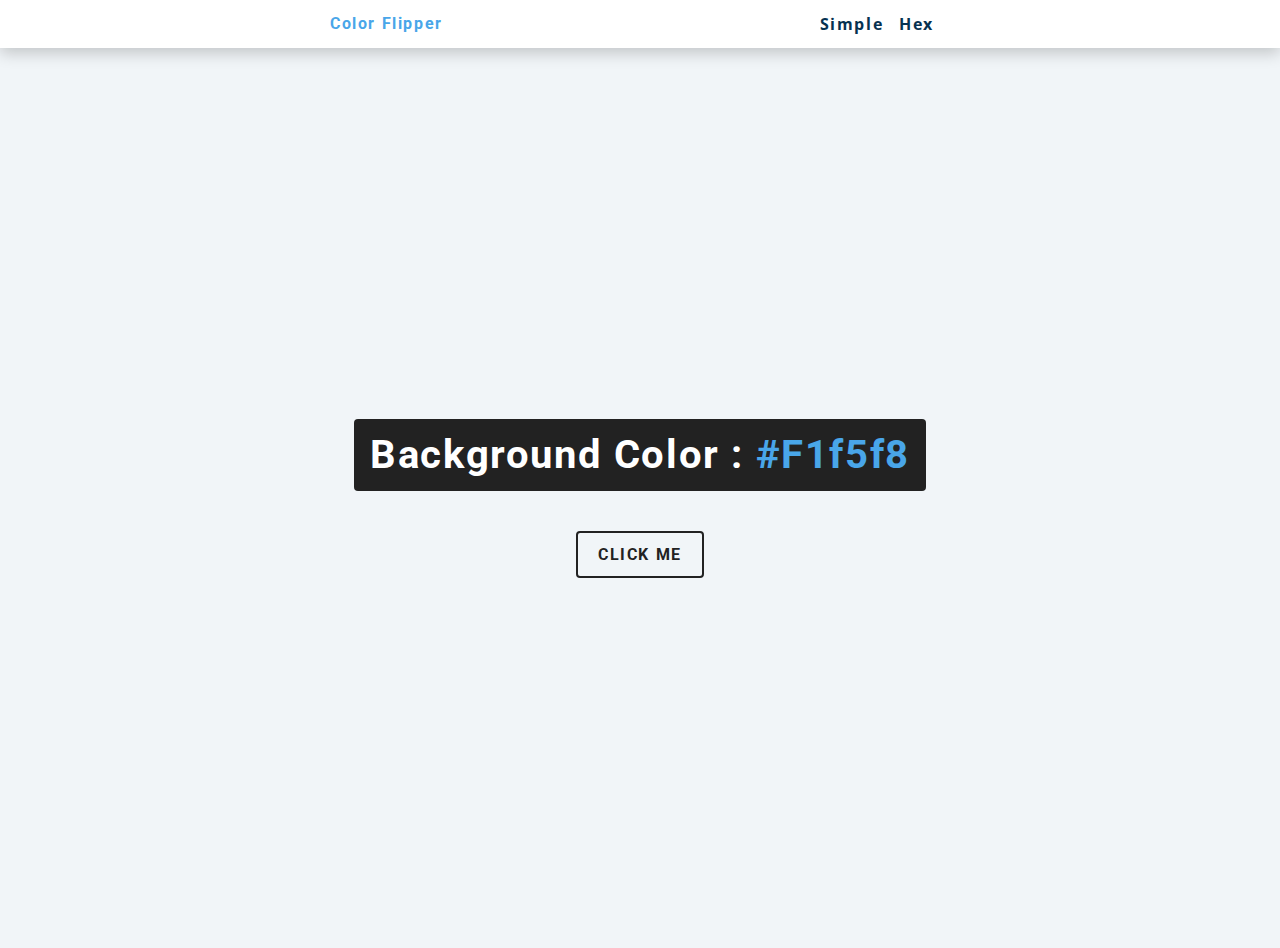
<file: Color_flipper/index.html>
<!DOCTYPE html>
<html lang="en">

<head>
    <meta charset="UTF-8" />
    <meta name="viewport" content="width=device-width, initial-scale=1.0" />
    <title>Color Flipper || Simple</title>

    <!-- styles -->
    <link rel="stylesheet" href="styles.css" />
</head>

<body>
    <nav>
        <div class="nav-center">
            <h4>color flipper</h4>
            <ul class="nav-links">
                <li><a href="index.html">simple</a></li>
                <li><a href="hex.html">hex</a></li>
            </ul>
        </div>
    </nav>
    <main>
        <div class="container">
            <h2>background color : <span class="color">#f1f5f8</span></h2>
            <button class="btn btn-hero" id="btn">click me</button>
        </div>
    </main>
    <!-- javascript -->
    <script src="app.js"></script>
</body>

</html>
</file>
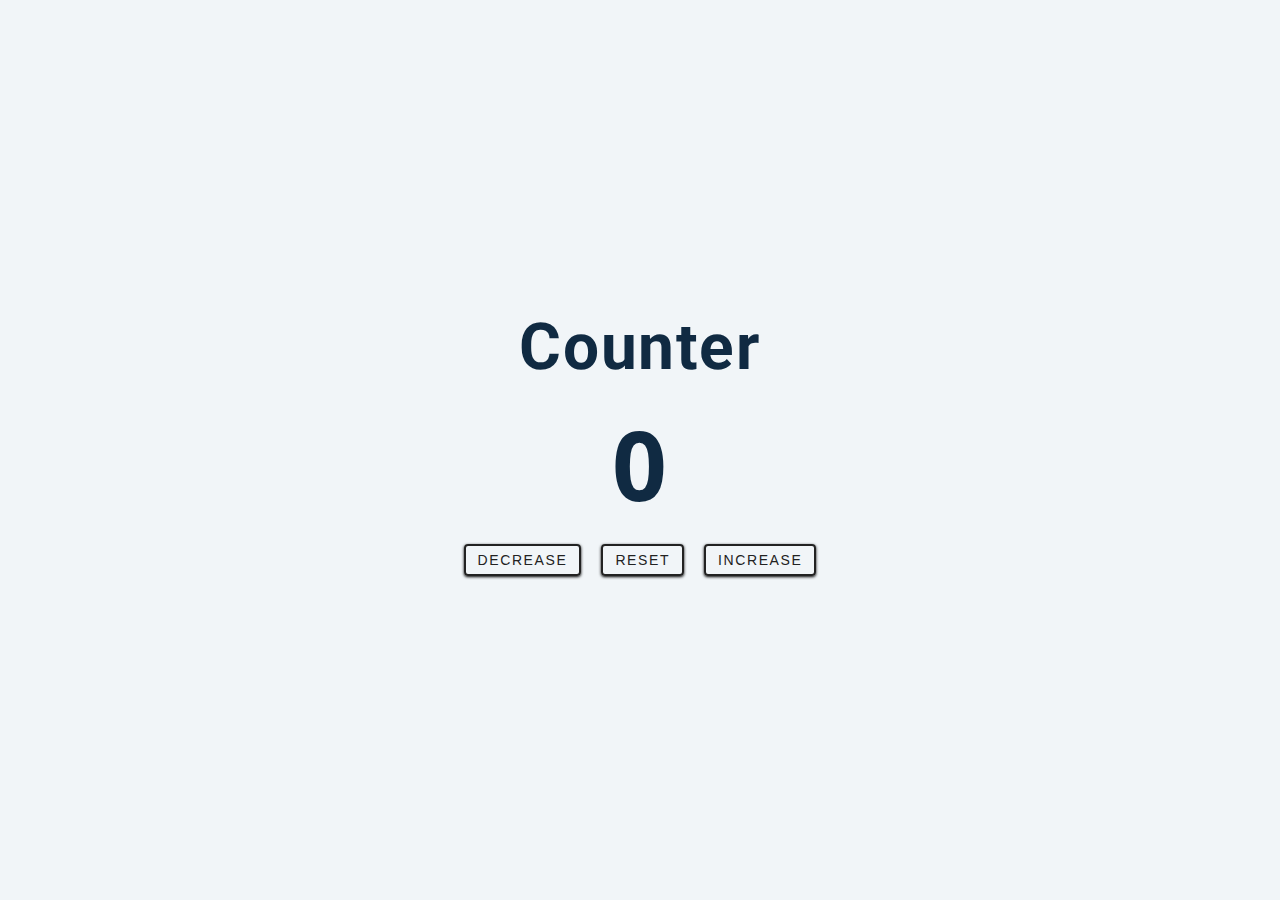
<file: Counter/index.html>
<!DOCTYPE html>
<html lang="en">

<head>
    <meta charset="UTF-8">
    <meta http-equiv="X-UA-Compatible" content="IE=edge">
    <meta name="viewport" content="width=device-width, initial-scale=1.0">
    <title>Counter</title>
    <link rel="stylesheet" href="styles.css">
</head>

<body>
    <main>
        <div class="container">
            <h1>counter</h1>
            <span id="value">0</span>
            <div class="button-container">
                <button class="btn decrease">decrease</button>
                <button class="btn reset">reset</button>
                <button class="btn increase">increase</button>
            </div>
        </div>
    </main>
    <script src="app.js"></script>
</body>

</html>
</file>
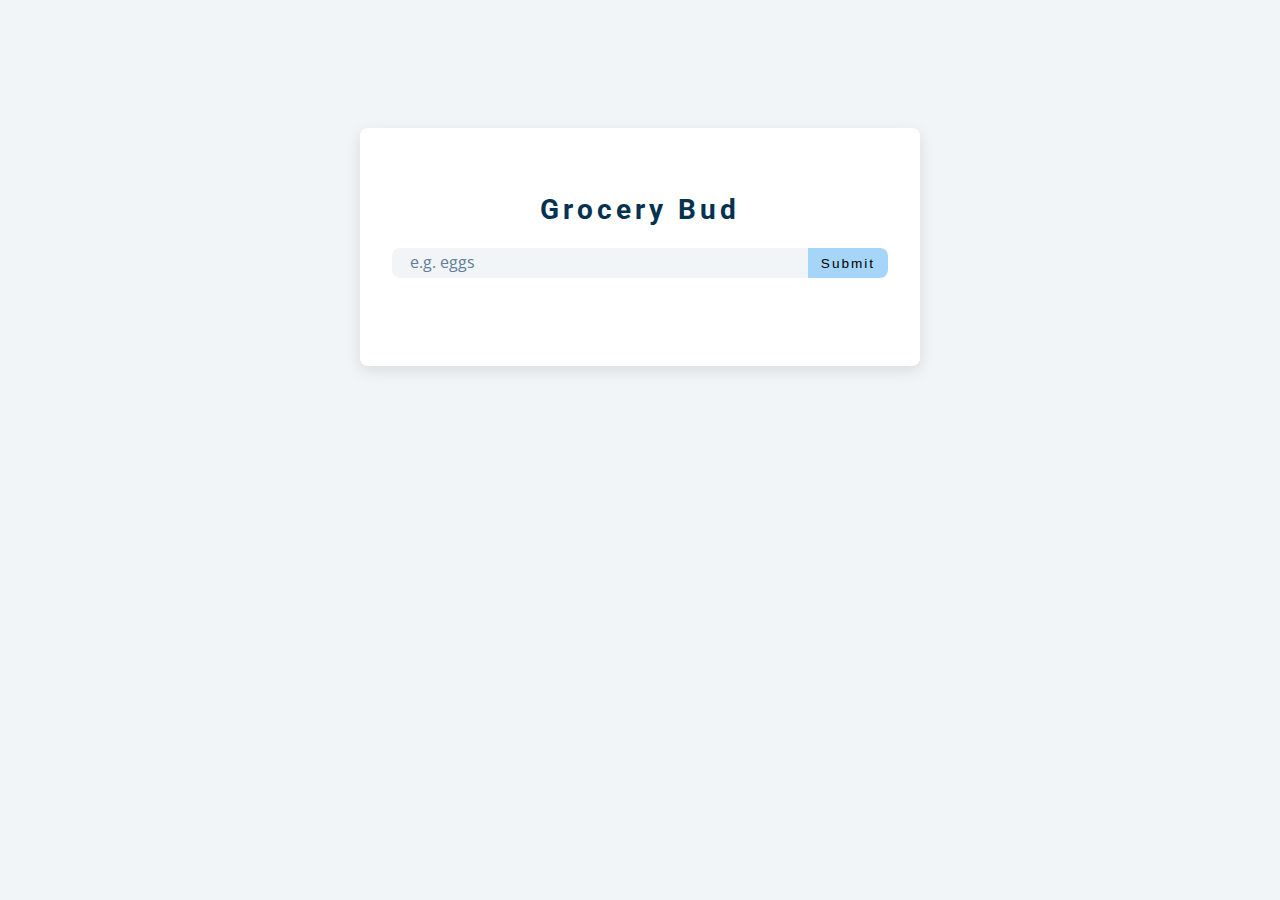
<file: grocery-bud/index.html>
<!DOCTYPE html>
<html lang="en">
  <head>
    <meta charset="UTF-8" />
    <meta name="viewport" content="width=device-width, initial-scale=1.0" />
    <title>Grocery Bud</title>
    <!-- font-awesome -->
    <link
      rel="stylesheet"
      href="https://cdnjs.cloudflare.com/ajax/libs/font-awesome/5.14.0/css/all.min.css"
    />
    <!-- styles -->
    <link rel="stylesheet" href="styles.css" />
  </head>
  <body>
    <section class="section-center">
      <!-- form -->
      <form class="grocery-form">
        <p class="alert"></p>
        <h3>grocery bud</h3>
        <div class="form-control">
          <input type="text" id="grocery" placeholder="e.g. eggs" />
          <button type="submit" class="submit-btn">submit</button>
        </div>
      </form>
      <!-- list -->
      <div class="grocery-container">
        <div class="grocery-list"></div>
        <button class="clear-btn">clear items</button>
      </div>
    </section>
    <!-- javascript -->
    <script src="app.js"></script>
  </body>
</html>
</file>
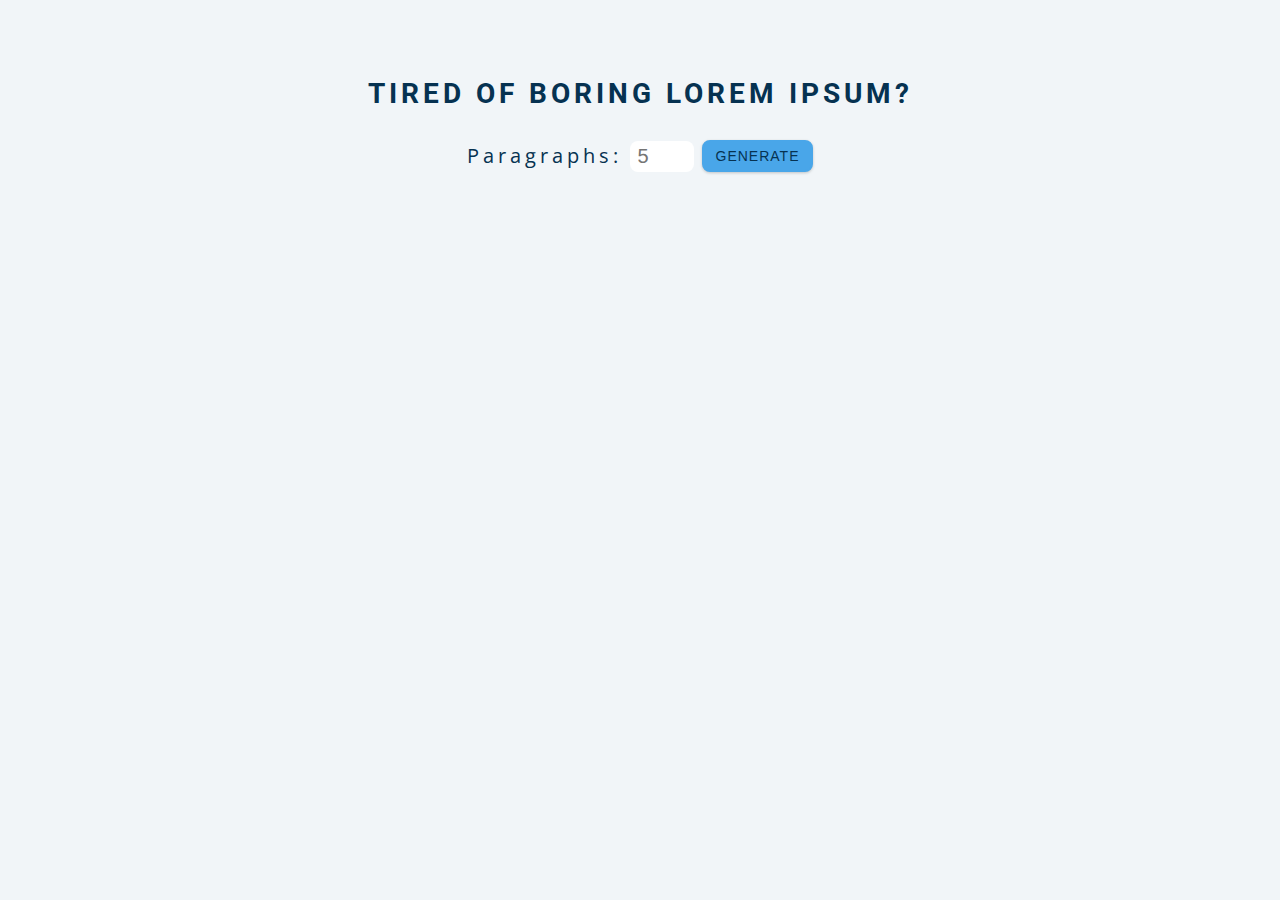
<file: lorem-ipsum/index.html>
<!DOCTYPE html>
<html lang="en">
  <head>
    <meta charset="UTF-8" />
    <meta name="viewport" content="width=device-width, initial-scale=1.0" />
    <title>Lorem Ipsum</title>

    <!-- styles -->
    <link rel="stylesheet" href="styles.css" />
  </head>
  <body>
    <section class="section-center">
      <h3>tired of boring lorem ipsum?</h3>
      <form class="lorem-form">
        <label for="amount">paragraphs:</label>
        <input type="number" name="amount" id="amount" placeholder="5" />
        <button type="submit" class="btn">generate</button>
      </form>
      <article class="lorem-text"></article>
    </section>

    <!-- javascript -->
    <script src="app.js"></script>
  </body>
</html>
</file>
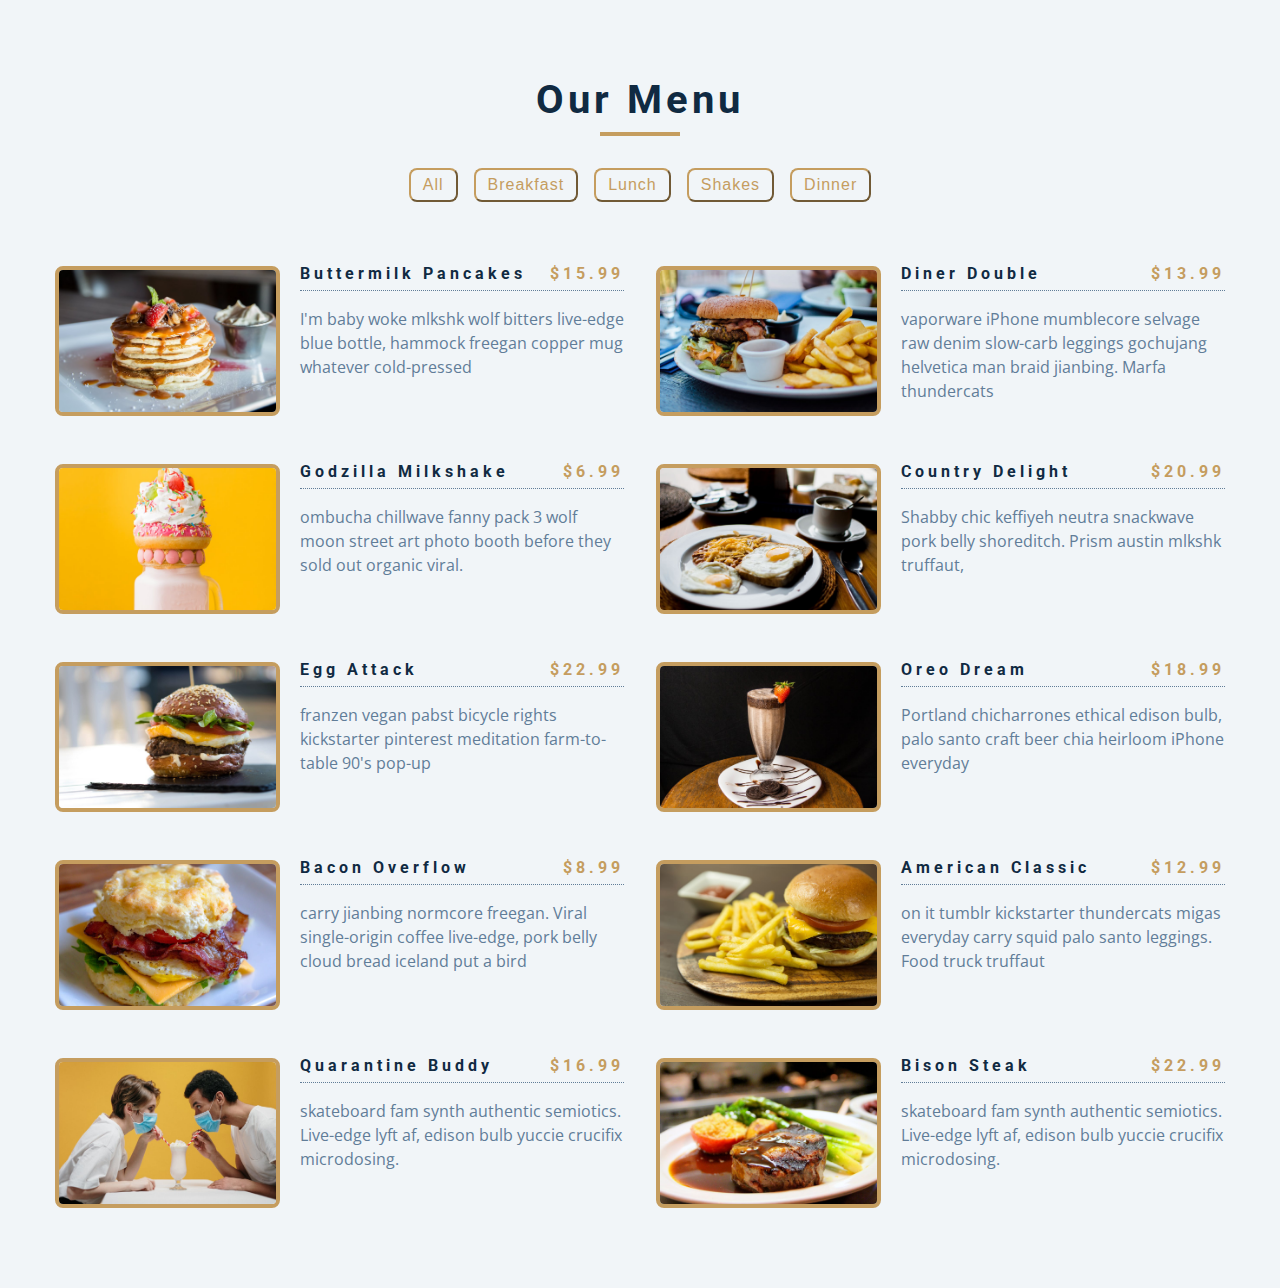
<file: menu/index.html>
<!DOCTYPE html>
<html lang="en">
  <head>
    <meta charset="UTF-8" />
    <meta name="viewport" content="width=device-width, initial-scale=1.0" />
    <title>Menu</title>
    <!-- font-awesome -->
    <link
      rel="stylesheet"
      href="https://cdnjs.cloudflare.com/ajax/libs/font-awesome/5.14.0/css/all.min.css"
    />
    <!-- styles -->
    <link rel="stylesheet" href="styles.css" />
  </head>
  <body>
    <section class="menu">
      <!-- title -->
      <div class="title">
        <h2>our menu</h2>
        <div class="underline"></div>
      </div>
      <!-- filter buttons -->
      <div class="btn-container">
        <!-- <button type="button" class="filter-btn" data-id="all">all</button>
        <button type="button" class="filter-btn" data-id="breakfast">
          breakfast
        </button>
        <button type="button" class="filter-btn" data-id="lunch">lunch</button>
        <button type="button" class="filter-btn" data-id="shakes">
          shakes
        </button> -->
      </div>
      <!-- menu items -->
      <div class="section-center">
        <!-- single item -->
        <article class="menu-item">
          <img src="./menu-item.jpeg" alt="menu item" class="photo" />
          <div class="item-info">
            <header>
              <h4>buttermilk pancakes</h4>
              <h4 class="price">$15</h4>
            </header>
            <p class="item-text">
              Lorem ipsum dolor sit amet consectetur adipisicing elit.
              Repudiandae, sint quam. Et reprehenderit fugiat nesciunt inventore
              laboriosam excepturi! Quo, officia.
            </p>
          </div>
        </article>
        <!-- end of single item -->
        <!-- single item -->
        <article class="menu-item">
          <img src="./menu-item.jpeg" alt="menu item" class="photo" />
          <div class="item-info">
            <header>
              <h4>buttermilk pancakes</h4>
              <h4 class="price">$15</h4>
            </header>
            <p class="item-text">
              Lorem ipsum dolor sit amet consectetur adipisicing elit.
              Repudiandae, sint quam. Et reprehenderit fugiat nesciunt inventore
              laboriosam excepturi! Quo, officia.
            </p>
          </div>
        </article>
        <!-- end of single item -->
        <!-- single item -->
        <article class="menu-item">
          <img src="./menu-item.jpeg" alt="menu item" class="photo" />
          <div class="item-info">
            <header>
              <h4>buttermilk pancakes</h4>
              <h4 class="price">$15</h4>
            </header>
            <p class="item-text">
              Lorem ipsum dolor sit amet consectetur adipisicing elit.
              Repudiandae, sint quam. Et reprehenderit fugiat nesciunt inventore
              laboriosam excepturi! Quo, officia.
            </p>
          </div>
        </article>
        <!-- end of single item -->
      </div>
    </section>
    <!-- javascript -->
    <script src="app.js"></script>
  </body>
</html>
</file>
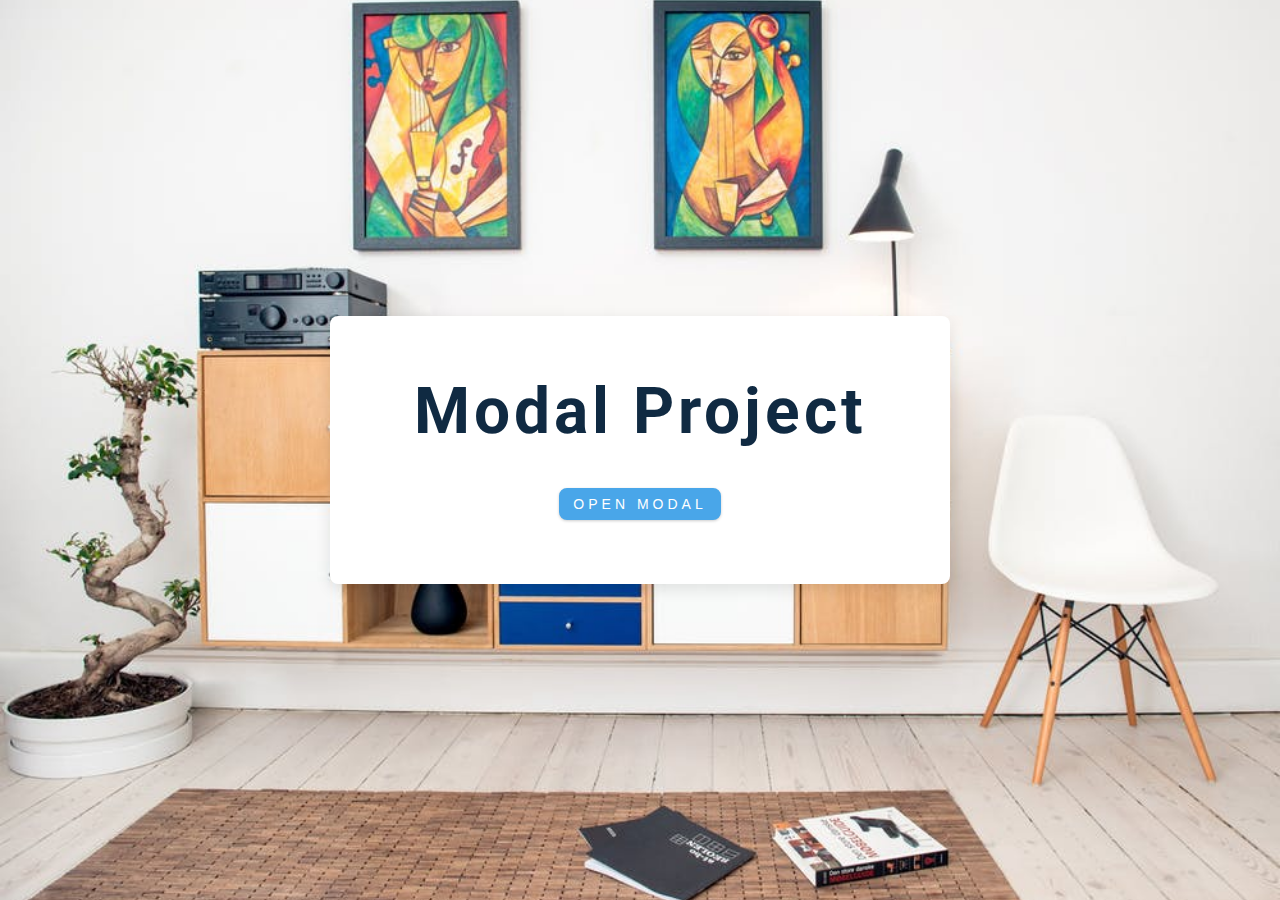
<file: modal/index.html>
<!DOCTYPE html>
<html lang="en">
  <head>
    <meta charset="UTF-8" />
    <meta name="viewport" content="width=device-width, initial-scale=1.0" />
    <title>Modal</title>
    <!-- font-awesome -->
    <link
      rel="stylesheet"
      href="https://cdnjs.cloudflare.com/ajax/libs/font-awesome/5.14.0/css/all.min.css"
    />
    <!-- styles -->
    <link rel="stylesheet" href="styles.css" />
  </head>
  <body>
    <!-- hero -->
    <header class="hero">
      <div class="banner">
        <h1>modal project</h1>
        <button class="btn modal-btn">
          open modal
        </button>
      </div>
    </header>
    <!-- modal -->
    <div class="modal-overlay">
      <div class="modal-container">
        <h3>modal content</h3>
        <button class="close-btn"><i class="fas fa-times"></i></button>
      </div>
    </div>
    <!-- javascript -->
    <script src="app.js"></script>
  </body>
</html>
</file>
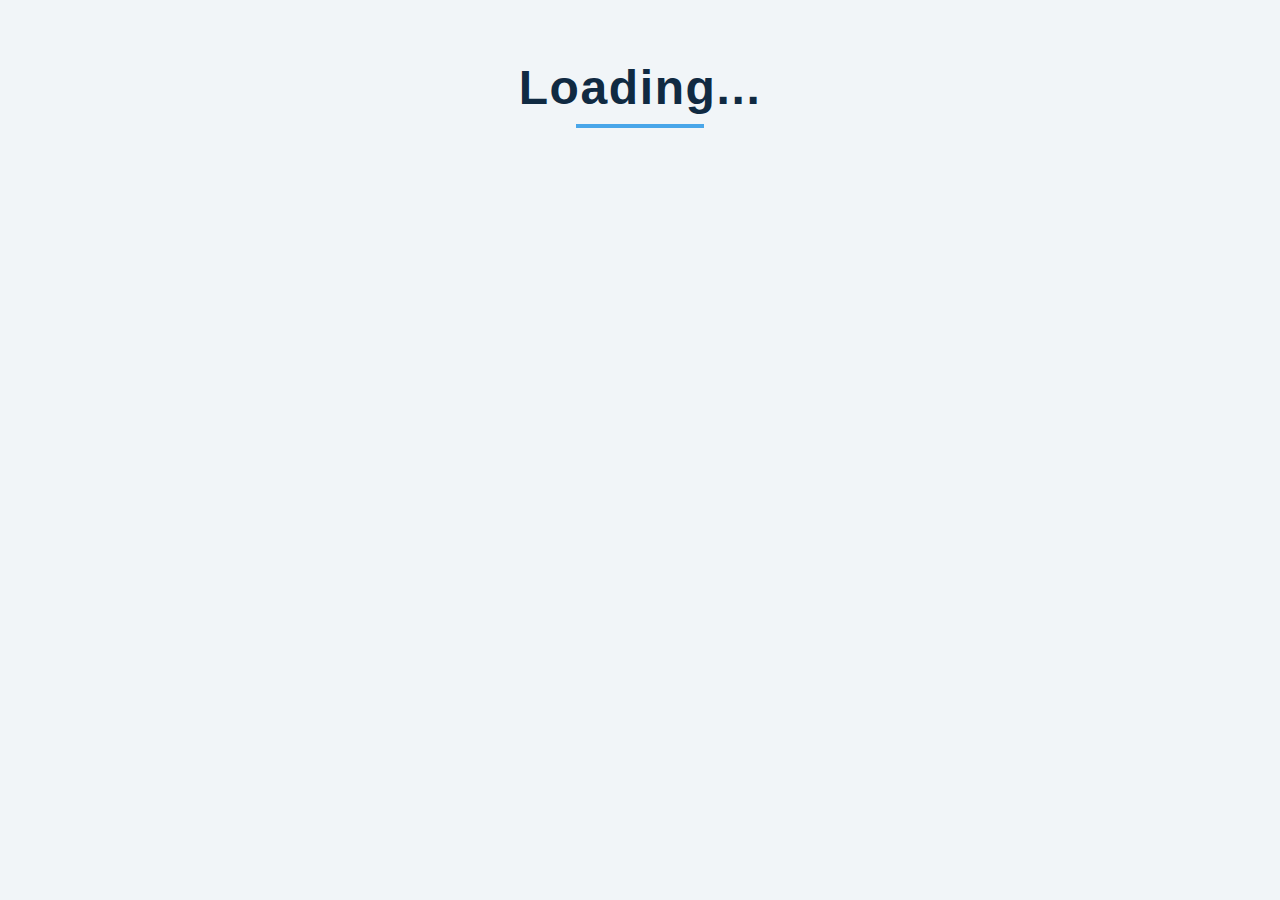
<file: pagination/index.html>
<!DOCTYPE html>
<html lang="en">
  <head>
    <meta charset="UTF-8" />
    <meta name="viewport" content="width=device-width, initial-scale=1.0" />
    <title>Pagination Complete</title>
    <!-- font-awesome -->
    <link
      rel="stylesheet"
      href="https://cdnjs.cloudflare.com/ajax/libs/font-awesome/5.14.0/css/all.min.css"
    />

    <!-- stylesheet -->
    <link rel="stylesheet" href="./styles.css" />
  </head>
  <body>
    <main>
      <div class="section-title">
        <h1>Loading...</h1>
        <div class="underline"></div>
      </div>
      <section class="followers">
        <div class="container"></div>

        <div class="btn-container"></div>
      </section>
    </main>
    <script type="module" src="./app.js"></script>
  </body>
</html>
</file>
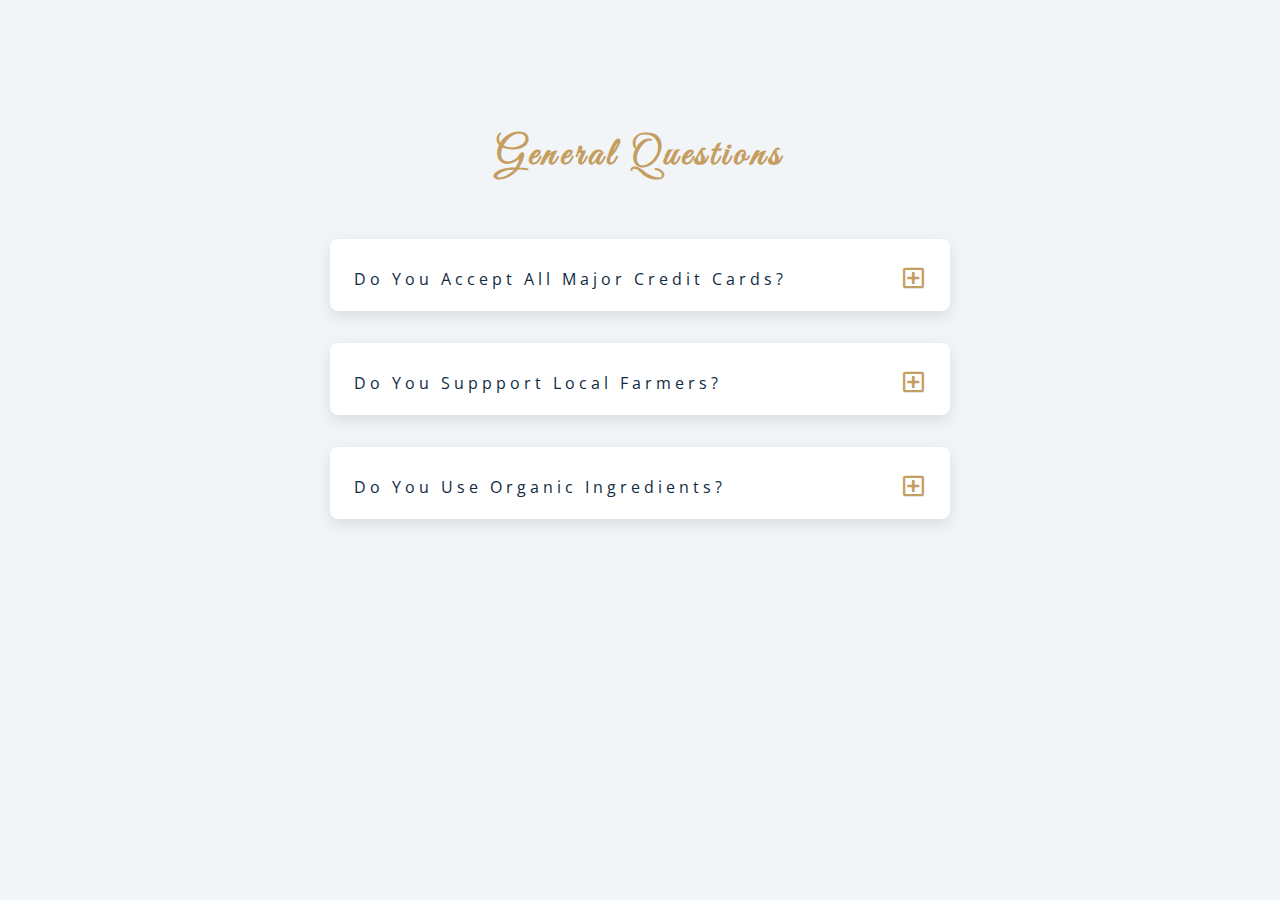
<file: questions/index.html>
<!DOCTYPE html>
<html lang="en">
  <head>
    <meta charset="UTF-8" />
    <meta name="viewport" content="width=device-width, initial-scale=1.0" />
    <title>Q & A</title>
    <!-- font-awesome -->
    <link rel="stylesheet" href="https://cdnjs.cloudflare.com/ajax/libs/font-awesome/5.14.0/css/all.min.css" />
    <!-- extra fonts -->
    <link
      href="https://fonts.googleapis.com/css?family=Great+Vibes&display=swap"
      rel="stylesheet"
    />
    <!-- styles -->
    <link rel="stylesheet" href="styles.css" />
  </head>
  <body>
      <section class="questions">
        <!-- title -->
        <div class="title">
          <h2>general questions</h2>
        </div>
        <!-- questions -->
        <div class="section-center">
          <!-- single question -->
          <article class="question">
            <!-- question title -->
            <div class="question-title">
              <p>do you accept all major credit cards?</p>
              <button type="button" class="question-btn">
                <span class="plus-icon">
                  <i class="far fa-plus-square"></i>
                </span>
                <span class="minus-icon">
                  <i class="far fa-minus-square"></i>
                </span>
              </button>
            </div>
            <!-- question text -->
            <div class="question-text">
              <p>
                Lorem ipsum dolor sit amet, consectetur adipisicing elit. Est
                dolore illo dolores quia nemo doloribus quaerat, magni numquam
                repellat reprehenderit.
              </p>
            </div>
          </article>
          <!-- end of single question -->
          <!-- single question -->
          <article class="question">
            <!-- question title -->
            <div class="question-title">
              <p>do you suppport local farmers?</p>
              <button type="button" class="question-btn">
                <span class="plus-icon">
                  <i class="far fa-plus-square"></i>
                </span>
                <span class="minus-icon">
                  <i class="far fa-minus-square"></i>
                </span>
              </button>
            </div>
            <!-- question text -->
            <div class="question-text">
              <p>
                Lorem ipsum dolor sit amet, consectetur adipisicing elit. Est
                dolore illo dolores quia nemo doloribus quaerat, magni numquam
                repellat reprehenderit.
              </p>
            </div>
          </article>
          <!-- end of single question -->
          <!-- single question -->
          <article class="question">
            <!-- question title -->
            <div class="question-title">
              <p>do you use organic ingredients?</p>
              <!-- button -->
              <button type="button" class="question-btn">
                <span class="plus-icon">
                  <i class="far fa-plus-square"></i>
                </span>
                <span class="minus-icon">
                  <i class="far fa-minus-square"></i>
                </span>
              </button>
            </div>
            <!-- question text -->
            <div class="question-text">
              <p>
                Lorem ipsum dolor sit amet, consectetur adipisicing elit. Est
                dolore illo dolores quia nemo doloribus quaerat, magni numquam
                repellat reprehenderit.
              </p>
            </div>
          </article>
          <!-- end of single question -->
      </section>
    </main>
    <!-- javascript -->
    <script src="app.js"></script>
  </body>
</html>
</file>
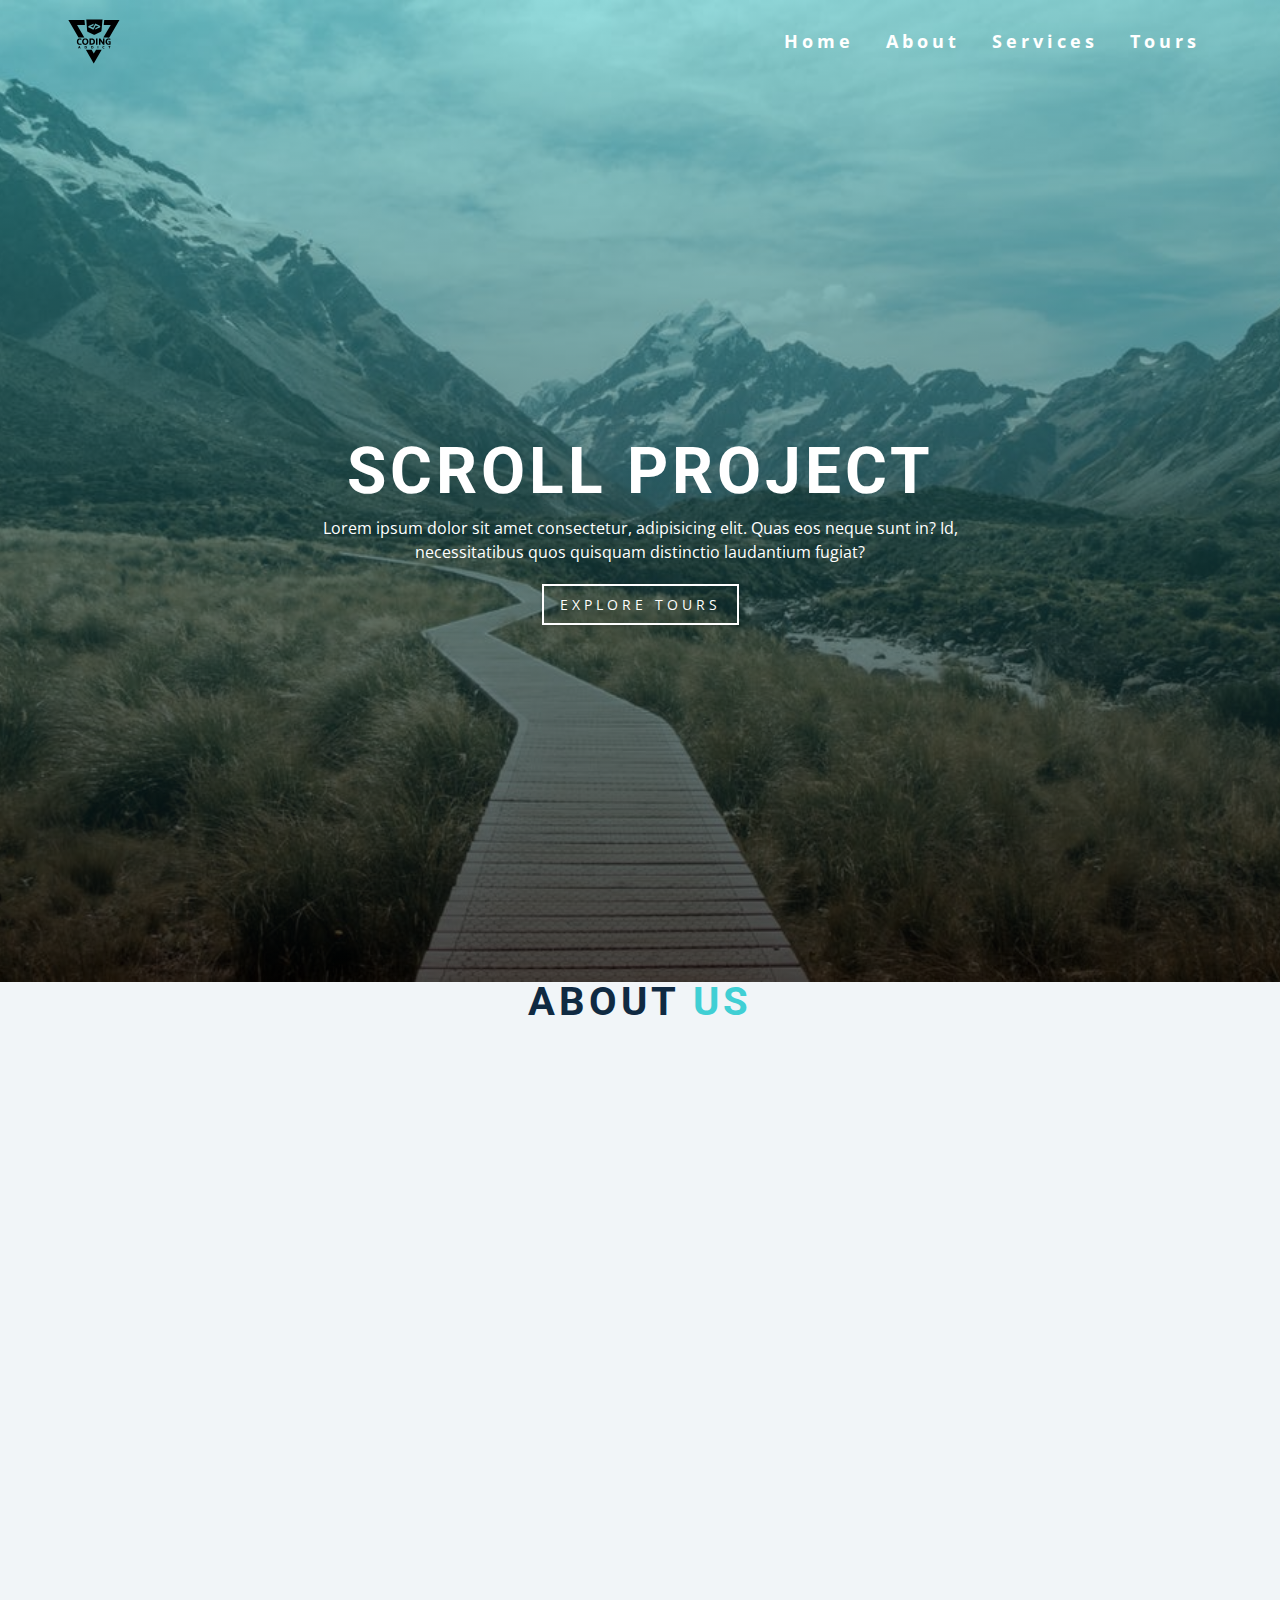
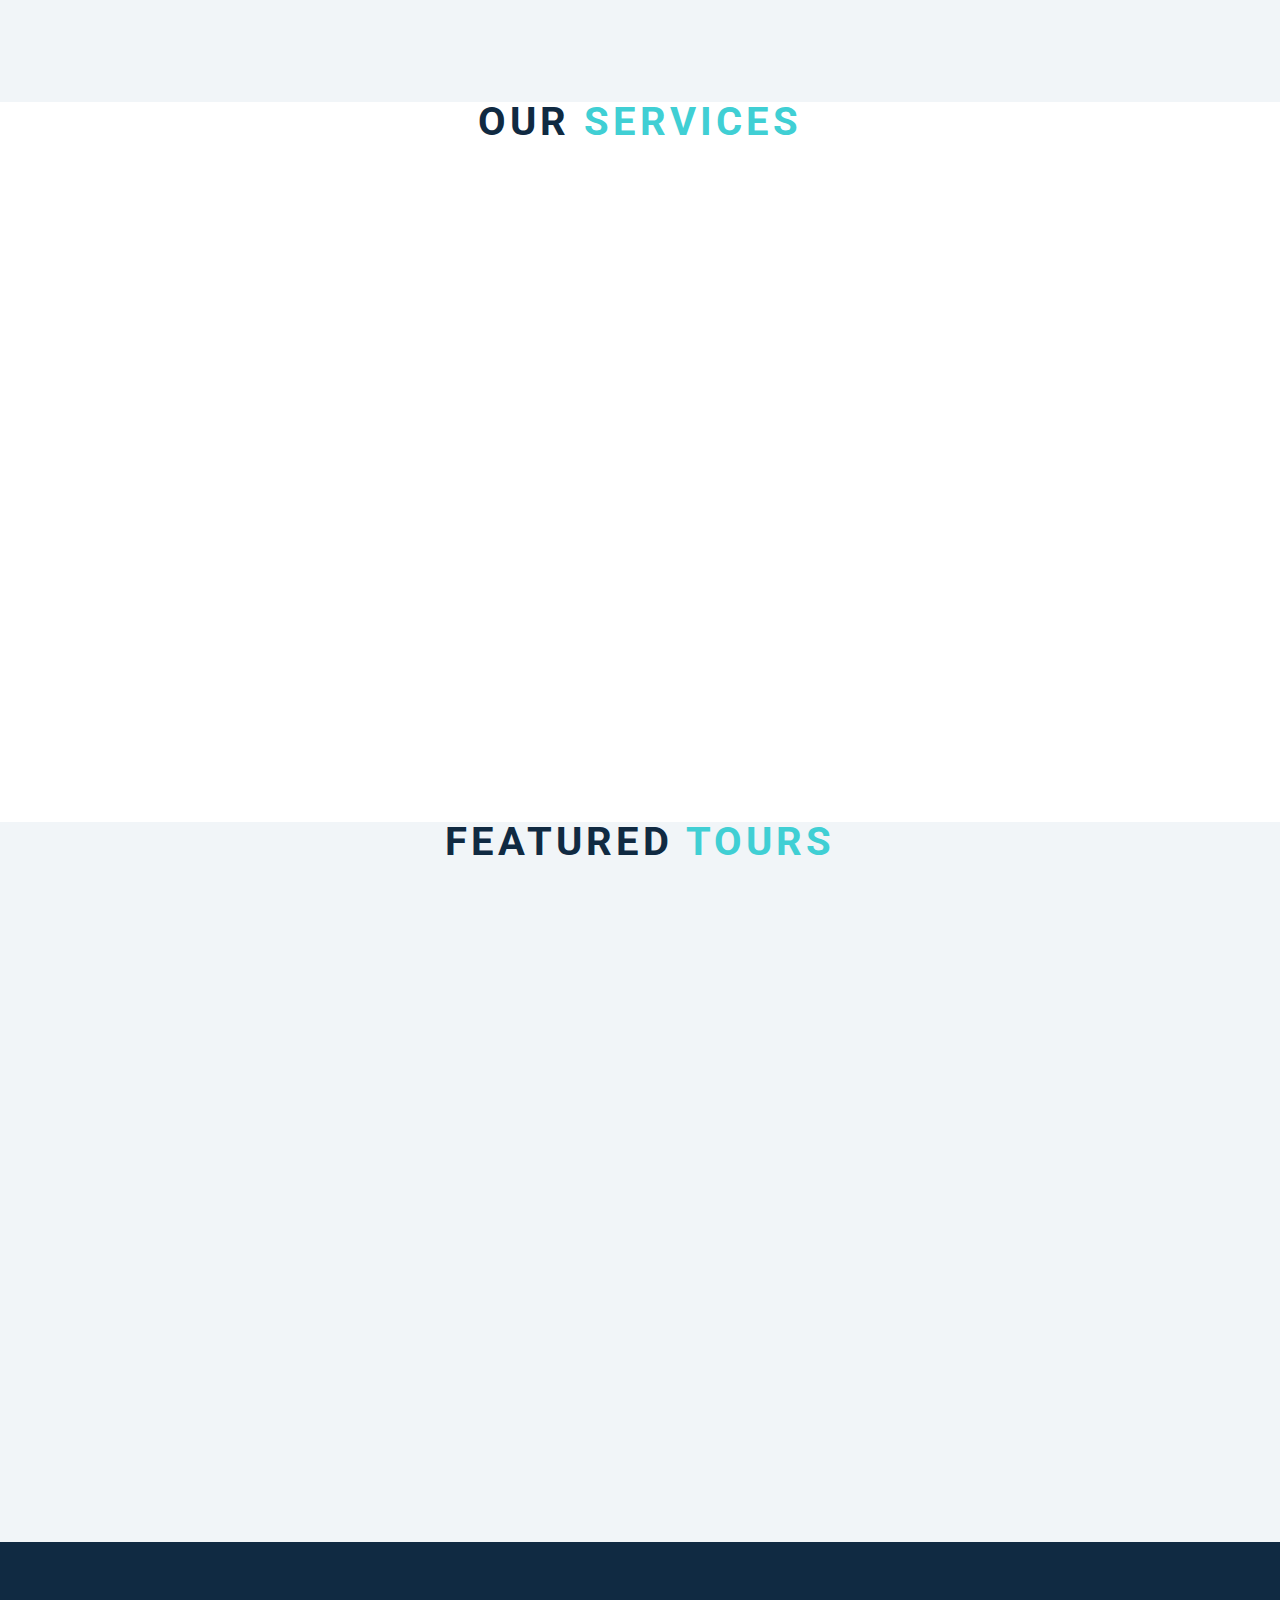
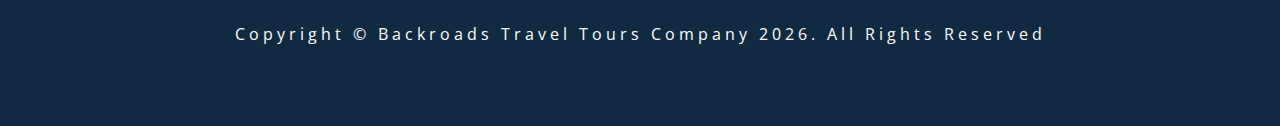
<file: scroll/index.html>
<!DOCTYPE html>
<html lang="en">
  <head>
    <meta charset="UTF-8" />
    <meta name="viewport" content="width=device-width, initial-scale=1.0" />
    <title>Scroll</title>
    <!-- font-awesome -->
    <link
      rel="stylesheet"
      href="https://cdnjs.cloudflare.com/ajax/libs/font-awesome/5.14.0/css/all.min.css"
    />
    <!-- styles -->
    <link rel="stylesheet" href="styles.css" />
  </head>
  <body>
    <header id="home">
      <!-- navbar -->
      <nav id="nav">
        <div class="nav-center">
          <!-- nav header -->
          <div class="nav-header">
            <img src="./logo.svg" class="logo" alt="logo" />
            <button class="nav-toggle">
              <i class="fas fa-bars"></i>
            </button>
          </div>
          <!-- links -->
          <div class="links-container">
            <ul class="links">
              <li>
                <a href="#home" class="scroll-link">home</a>
              </li>
              <li>
                <a href="#about" class="scroll-link">about</a>
              </li>
              <li>
                <a href="#services" class="scroll-link">services</a>
              </li>
              <li>
                <a href="#tours" class="scroll-link">tours</a>
              </li>
            </ul>
          </div>
        </div>
      </nav>
      <!-- banner -->
      <div class="banner">
        <div class="container">
          <h1>scroll project</h1>
          <p>
            Lorem ipsum dolor sit amet consectetur, adipisicing elit. Quas eos
            neque sunt in? Id, necessitatibus quos quisquam distinctio
            laudantium fugiat?
          </p>
          <a href="#tours" class="scroll-link btn btn-white">explore tours</a>
        </div>
      </div>
    </header>
    <!-- about -->
    <section id="about" class="section">
      <div class="title">
        <h2>about <span>us</span></h2>
      </div>
    </section>
    <!-- services -->
    <section id="services" class="section">
      <div class="title">
        <h2>our <span>services</span></h2>
      </div>
    </section>
    <!-- contact -->
    <section id="tours" class="section">
      <div class="title">
        <h2>featured <span>tours</span></h2>
      </div>
    </section>
    <!-- footer -->
    <footer class="section">
      <p>
        copyright &copy; backroads travel tours company
        <span id="date"></span>. all rights reserved
      </p>
    </footer>
    <a class="scroll-link top-link" href="#home">
      <i class="fas fa-arrow-up"></i>
    </a>
    <!-- javascript -->
    <script src="app.js"></script>
  </body>
</html>
</file>
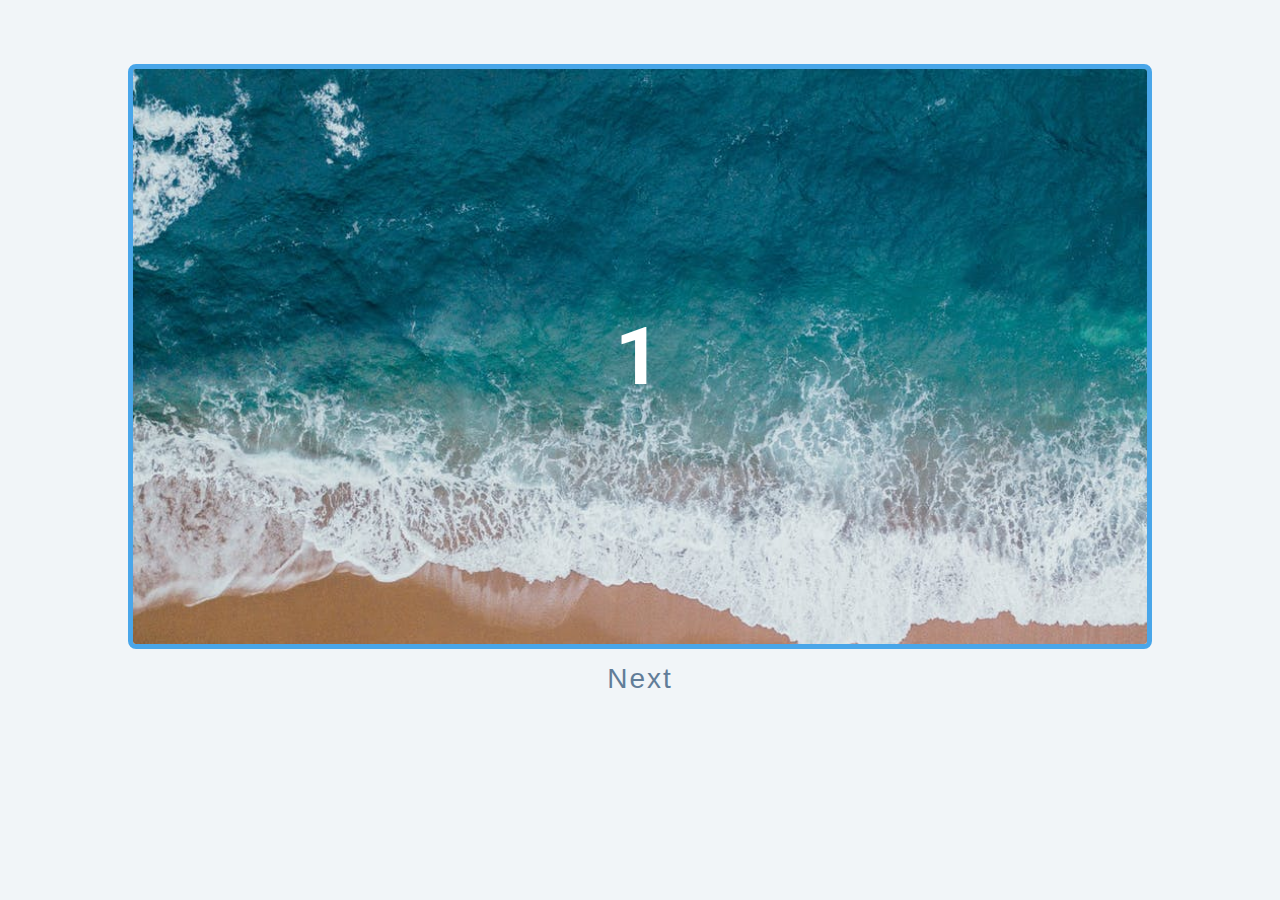
<file: slider/index.html>
<!DOCTYPE html>
<html lang="en">
  <head>
    <meta charset="UTF-8" />
    <meta name="viewport" content="width=device-width, initial-scale=1.0" />
    <title>Slider</title>

    <!-- styles -->
    <link rel="stylesheet" href="styles.css" />
  </head>
  <body>
    <div class="slider-container">
      <div class="slide">
        <img src="./img-1.jpeg" class="slide-img" alt="" />
        <h1>1</h1>
      </div>
      <div class="slide">
        <h1>2</h1>
      </div>
      <div class="slide">
        <h1>3</h1>
      </div>
      <div class="slide">
        <div>
          <img src="./person-1.jpeg" class="person-img" alt="" />
          <h4>susan doe</h4>
          <h1>4</h1>
        </div>
      </div>
    </div>
    <div class="btn-container">
      <button type="button" class="prevBtn">
        prev
      </button>
      <button type="button" class="nextBtn">
        next
      </button>
    </div>

    <!-- javascript -->
    <script src="app.js"></script>
  </body>
</html>
</file>
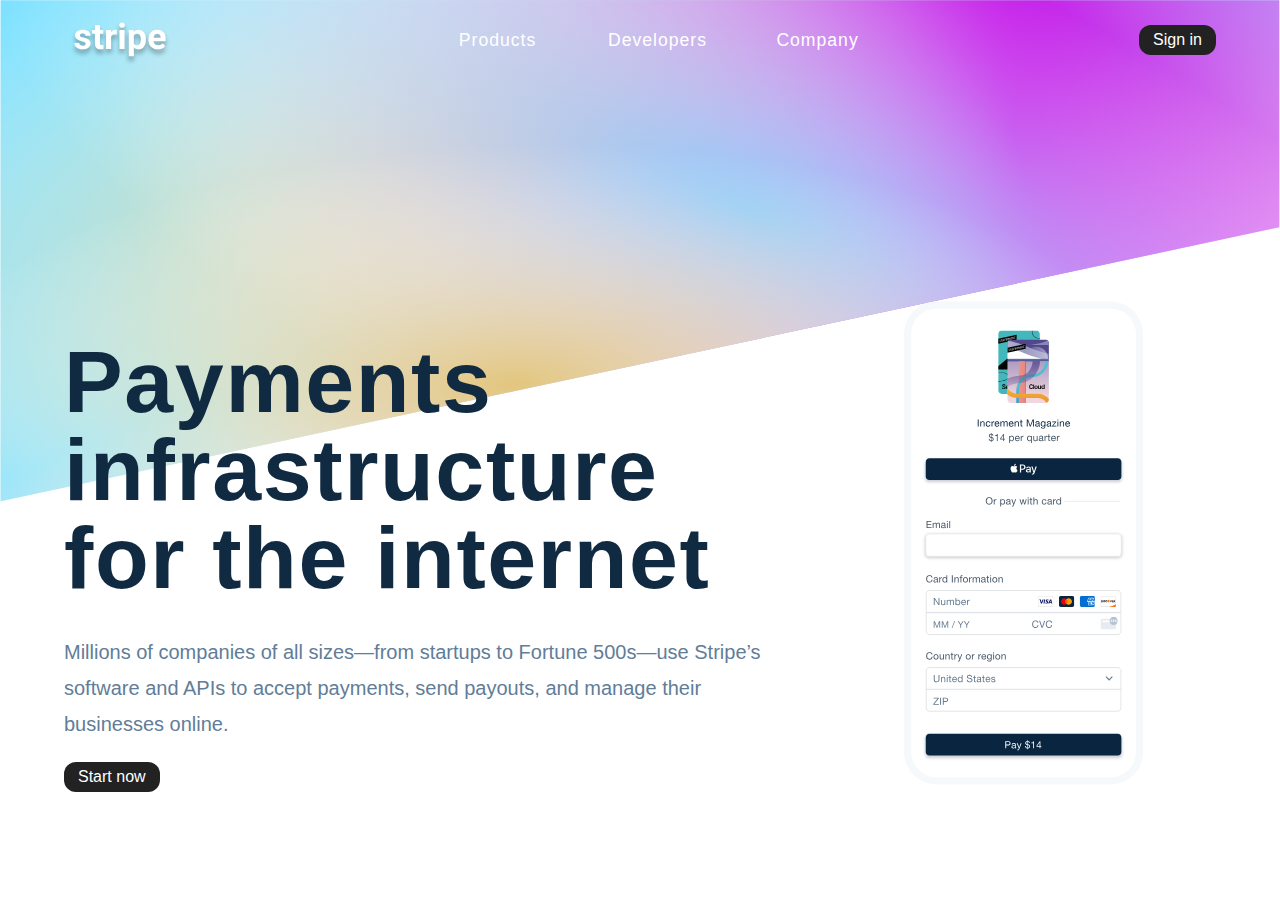
<file: stripe-submenus/index.html>
<!DOCTYPE html>
<html lang="en">
  <head>
    <meta charset="UTF-8" />
    <meta name="viewport" content="width=device-width, initial-scale=1.0" />
    <title>Stripe</title>
    <!-- font-awesome -->
    <link
      rel="stylesheet"
      href="https://cdnjs.cloudflare.com/ajax/libs/font-awesome/5.14.0/css/all.min.css"
    />

    <!-- stylesheet -->
    <link rel="stylesheet" href="styles.css" />
  </head>
  <body>
    <!-- navbar -->
    <nav class="nav">
      <div class="nav-center">
        <div class="nav-header">
          <img src="./images/logo.svg" class="nav-logo" alt="" />
          <button class="btn toggle-btn">
            <i class="fas fa-bars"></i>
          </button>
        </div>
        <ul class="nav-links">
          <li>
            <button class="link-btn">products</button>
          </li>
          <li>
            <button class="link-btn">developers</button>
          </li>
          <li>
            <button class="link-btn">company</button>
          </li>
        </ul>
        <button class="btn signin-btn">Sign in</button>
      </div>
    </nav>
    <!-- hero  -->
    <section class="hero">
      <div class="hero-center">
        <article class="hero-info">
          <h1>
            Payments infrastructure <br />
            for the internet
          </h1>
          <p>
            Millions of companies of all sizes—from startups to Fortune 500s—use
            Stripe’s software and APIs to accept payments, send payouts, and
            manage their businesses online.
          </p>
          <button class="btn">Start now</button>
        </article>
        <article class="hero-images">
          <img src="./images/phone.svg" class="phone-img" alt="" />
        </article>
      </div>
    </section>
    <!-- sidebar -->
    <div class="sidebar-wrapper">
      <aside class="sidebar">
        <button class="close-btn">
          <i class="fas fa-times"></i>
        </button>
        <div class="sidebar-links"></div>
        <!-- links -->
      </aside>
    </div>
    <!-- links -->
    <aside class="submenu"></aside>
    <script type="module" src="app.js"></script>
  </body>
</html>
</file>
<file: Color_flipper/styles.css>
/* Fonts import  */

@import url("https://fonts.googleapis.com/css?family=Open+Sans|Roboto:400,700&display=swap");

/* Variables */

:root{
        /* dark shades of primary color*/
        --clr-primary-1: hsl(205, 86%, 17%);
        --clr-primary-2: hsl(205, 77%, 27%);
        --clr-primary-3: hsl(205, 72%, 37%);
        --clr-primary-4: hsl(205, 63%, 48%);
        /* primary/main color */
        --clr-primary-5: hsl(205, 78%, 60%);
        /* lighter shades of primary color */
        --clr-primary-6: hsl(205, 89%, 70%);
        --clr-primary-7: hsl(205, 90%, 76%);
        --clr-primary-8: hsl(205, 86%, 81%);
        --clr-primary-9: hsl(205, 90%, 88%);
        --clr-primary-10: hsl(205, 100%, 96%);
        /* darkest grey - used for headings */
        --clr-grey-1: hsl(209, 61%, 16%);
        --clr-grey-2: hsl(211, 39%, 23%);
        --clr-grey-3: hsl(209, 34%, 30%);
        --clr-grey-4: hsl(209, 28%, 39%);
        /* grey used for paragraphs */
        --clr-grey-5: hsl(210, 22%, 49%);
        --clr-grey-6: hsl(209, 23%, 60%);
        --clr-grey-7: hsl(211, 27%, 70%);
        --clr-grey-8: hsl(210, 31%, 80%);
        --clr-grey-9: hsl(212, 33%, 89%);
        --clr-grey-10: hsl(210, 36%, 96%);
        --clr-white: #fff;
        --clr-red-dark: hsl(360, 67%, 44%);
        --clr-red-light: hsl(360, 71%, 66%);
        --clr-green-dark: hsl(125, 67%, 44%);
        --clr-green-light: hsl(125, 71%, 66%);
        --clr-black: #222;
        --ff-primary:"Roboto", sans-serif;
        --ff-secondary:"Open Sans",sans-serif;
        --transition: all 0.3s linear;
        --spacing: 0.1rem;
        --radius: 0.25rem;
        --light-shadow: 0 5px 15px rgba(0, 0, 0, 0.1);
        --dark-shadow: 0 5px 15px rgba(0, 0, 0, 0.2);
        --max-width: 1170px;
        --fixed-width: 620px;

}

/* Global Styles */

*,::after,::before{
    margin:0;
    padding:0;
    box-sizing:border-box;
}

body{
    font-family: var(--ff-secondary);
    background: var(--clr-grey-10);
    color:var(--clr-grey-1);
    line-height: 1.5;
    font-size: 0.875rem;
}
ul{
    list-style-type: none;
}
a{
    text-decoration: none;
}

h1,h2,h3,h4{
    letter-spacing: var(--spacing);
    text-transform: capitalize;
    line-height: 1.25;
    margin-bottom: 0.75rem;
    font-family: var(--ff-primary);
}
h1{
    font-size:3rem;
}
h2{
    font-size: 2rem;
}
h3{
    font-size: 1.25rem;
}
h4{
    font-size: 0.875rem;
}
p{
    margin-bottom: 1.25rem;
    color: var(--clr-grey-5);
}
@media screen and (min-width:800px){
    h1{
        font-size:2.5rem;
    }
    h2{
        font-size:2.5rem;
    }
    h3{
        font-size: 1.75rem;
    }
    h4{
        font-size: 1rem;
    }
    body{
        font-size: 1rem;
    }
    h1,h2,h3,h4{
        line-height: 1;
    }
}
.section{
    padding: 5rem 0;
}
.section-center{
    width: 90vw;
    margin: 0 auto;
    max-width: 1170px;
}
@media screen and (min-width:992px){
    .section-center{
        width: 95vw;
    }

}
main{
    min-height: 100vh;
    display: grid;
    place-items: center;
}

nav{
    background: var(--clr-white);
    height: 3rem;
    display: grid;
    align-items:center;
    box-shadow: var(--dark-shadow);
}

.nav-center{
    width: 90vw;
    max-width: var(--fixed-width);
    margin: 0 auto;
    display: flex;
    align-items: center;
    justify-content: space-between;
}

.nav-center h4{
    margin-bottom: 0;
    color: var(--clr-primary-5);
}

.nav-links{
    display: flex;
}
nav a{
    text-transform: capitalize;
    font-weight: 700;
    font-size: 1rem;
    margin-right: 1rem;
    letter-spacing: var(--spacing);
    color: var(--clr-primary-1);
}
nav a:hover{
    color:var(--clr-primary-5);
}

/* Container */

main{
    min-height: calc(100vh-3rem);
    display: grid;
    place-items: center;
}
.container{
    text-align: center;
}
.container h2{
    background: var(--clr-black);
    color: var(--clr-white);
    padding: 1rem;
    border-radius: var(--radius);
    margin-bottom:2.5rem;
}
.color{
    color:var(--clr-primary-5);
}
.btn-hero{
    font-family: var(--ff-primary);
    text-transform: uppercase;
    background: transparent;
    color: var(--clr-black);
    letter-spacing: var(--spacing);
    display: inline-block;
    font-weight: 700;
    transition: var(--transition);
    border:2px solid var(--clr-black);
    cursor: pointer;
    box-shadow: 2px solid var(--clr-black);
    border-radius: var(--radius);
    font-size: 1rem;
    padding: 0.75rem 1.25rem;
}
.btn-hero:hover{
    color:var(--clr-white);
    background: var(--clr-black);
}
</file>
<file: Counter/styles.css>
@import url("https://fonts.googleapis.com/css?family=Open+Sans|Roboto:400,700&display=swap");

/*
=============== 
Variables
===============
*/

:root {
  /* dark shades of primary color*/
  --clr-primary-1: hsl(205, 86%, 17%);
  --clr-primary-2: hsl(205, 77%, 27%);
  --clr-primary-3: hsl(205, 72%, 37%);
  --clr-primary-4: hsl(205, 63%, 48%);
  /* primary/main color */
  --clr-primary-5: hsl(205, 78%, 60%);
  /* lighter shades of primary color */
  --clr-primary-6: hsl(205, 89%, 70%);
  --clr-primary-7: hsl(205, 90%, 76%);
  --clr-primary-8: hsl(205, 86%, 81%);
  --clr-primary-9: hsl(205, 90%, 88%);
  --clr-primary-10: hsl(205, 100%, 96%);
  /* darkest grey - used for headings */
  --clr-grey-1: hsl(209, 61%, 16%);
  --clr-grey-2: hsl(211, 39%, 23%);
  --clr-grey-3: hsl(209, 34%, 30%);
  --clr-grey-4: hsl(209, 28%, 39%);
  /* grey used for paragraphs */
  --clr-grey-5: hsl(210, 22%, 49%);
  --clr-grey-6: hsl(209, 23%, 60%);
  --clr-grey-7: hsl(211, 27%, 70%);
  --clr-grey-8: hsl(210, 31%, 80%);
  --clr-grey-9: hsl(212, 33%, 89%);
  --clr-grey-10: hsl(210, 36%, 96%);
  --clr-white: #fff;
  --clr-red-dark: hsl(360, 67%, 44%);
  --clr-red-light: hsl(360, 71%, 66%);
  --clr-green-dark: hsl(125, 67%, 44%);
  --clr-green-light: hsl(125, 71%, 66%);
  --clr-black: #222;
  --ff-primary: "Roboto", sans-serif;
  --ff-secondary: "Open Sans", sans-serif;
  --transition: all 0.3s linear;
  --spacing: 0.1rem;
  --radius: 0.25rem;
  --light-shadow: 0 5px 15px rgba(0, 0, 0, 0.1);
  --dark-shadow: 0 5px 15px rgba(0, 0, 0, 0.2);
  --max-width: 1170px;
  --fixed-width: 620px;
}

*,
::after,
::before{
    margin:0;
    padding: 0;
    box-sizing: border-box;
}

body{
    font-family: var(--ff-secondary);
    background: var(--clr-grey-10);
    color: var(--clr-grey-1);
    line-height: 1.5;
    font-size: 0.875rem;
}

ul{
    list-style-type: none;
}
a{
    text-decoration: none;
}
h1,h2,h3,h4{
    letter-spacing: var(--spacing);
    text-transform: capitalize;
    line-height: 1.25;
    margin-bottom: 0.75rem;
    font-family: var(--ff-primary);
}

h1{
    font-size: 3rem;
}
h2{
    font-size: 2rem;
}
h3{
    font-size: 1.25rem;
}
h4{
    font-size: 0.875rem;
}
p{
    margin-bottom: 1.25rem;
    color: var(--clr-grey-5);
}
@media screen and (min-width: 800px) {
  h1 {
    font-size: 4rem;
  }
  h2 {
    font-size: 2.5rem;
  }
  h3 {
    font-size: 1.75rem;
  }
  h4 {
    font-size: 1rem;
  }
  body {
    font-size: 1rem;
  }
  h1,
  h2,
  h3,
  h4 {
    line-height: 1;
  }
}
/*  global classes */

/* section */
.section {
  padding: 5rem 0;
}

.section-center {
  width: 90vw;
  margin: 0 auto;
  max-width: 1170px;
}
@media screen and (min-width: 992px) {
  .section-center {
    width: 95vw;
  }
}
main{
    min-height: 100vh;
    display: grid;
    align-items: center;
    justify-content: center;
    
}

main{
    min-height: 100vh;
    display: grid;
    align-items: center;
    justify-content: center;
}

.container{
    text-align: center;
}

#value{
    font-size: 6rem;
    font-weight: bold;
}
.btn{
    text-transform: uppercase;
    background: transparent;
    color: var(--clr-black);
    padding: 0.375rem 0.75rem;
    letter-spacing: var(--spacing);
    display:inline-block ;
    transition: var(--transition);
    font-size: 0.875rem;
    border:2px solid var(--clr-black);
    cursor: pointer;
    box-shadow: 0 1px 3px rgba(0,0,0.2);
    border-radius: var(--radius);
    margin:0.5rem;
}
.btn::hover{
    color: var(--clr-white);
    background: var(--clr-black);
}
</file>
<file: grocery-bud/styles.css>
/*
=============== 
Fonts
===============
*/
@import url("https://fonts.googleapis.com/css?family=Open+Sans|Roboto:400,700&display=swap");

/*
=============== 
Variables
===============
*/

:root {
  /* dark shades of primary color*/
  --clr-primary-1: hsl(205, 86%, 17%);
  --clr-primary-2: hsl(205, 77%, 27%);
  --clr-primary-3: hsl(205, 72%, 37%);
  --clr-primary-4: hsl(205, 63%, 48%);
  /* primary/main color */
  --clr-primary-5: #49a6e9;
  /* lighter shades of primary color */
  --clr-primary-6: hsl(205, 89%, 70%);
  --clr-primary-7: hsl(205, 90%, 76%);
  --clr-primary-8: hsl(205, 86%, 81%);
  --clr-primary-9: hsl(205, 90%, 88%);
  --clr-primary-10: hsl(205, 100%, 96%);
  /* darkest grey - used for headings */
  --clr-grey-1: hsl(209, 61%, 16%);
  --clr-grey-2: hsl(211, 39%, 23%);
  --clr-grey-3: hsl(209, 34%, 30%);
  --clr-grey-4: hsl(209, 28%, 39%);
  /* grey used for paragraphs */
  --clr-grey-5: hsl(210, 22%, 49%);
  --clr-grey-6: hsl(209, 23%, 60%);
  --clr-grey-7: hsl(211, 27%, 70%);
  --clr-grey-8: hsl(210, 31%, 80%);
  --clr-grey-9: hsl(212, 33%, 89%);
  --clr-grey-10: hsl(210, 36%, 96%);
  --clr-white: #fff;
  --clr-red-dark: hsl(360, 67%, 44%);
  --clr-red-light: hsl(360, 71%, 66%);
  --clr-green-dark: hsl(125, 67%, 44%);
  --clr-green-light: hsl(125, 71%, 66%);
  --clr-black: #222;
  --ff-primary: "Roboto", sans-serif;
  --ff-secondary: "Open Sans", sans-serif;
  --transition: all 0.3s linear;
  --spacing: 0.25rem;
  --radius: 0.5rem;
  --light-shadow: 0 5px 15px rgba(0, 0, 0, 0.1);
  --dark-shadow: 0 5px 15px rgba(0, 0, 0, 0.2);
  --max-width: 1170px;
  --fixed-width: 620px;
}
/*
=============== 
Global Styles
===============
*/

*,
::after,
::before {
  margin: 0;
  padding: 0;
  box-sizing: border-box;
}
body {
  font-family: var(--ff-secondary);
  background: var(--clr-grey-10);
  color: var(--clr-grey-1);
  line-height: 1.5;
  font-size: 0.875rem;
}
ul {
  list-style-type: none;
}
a {
  text-decoration: none;
}
img:not(.logo) {
  width: 100%;
}
img {
  display: block;
}

h1,
h2,
h3,
h4 {
  letter-spacing: var(--spacing);
  text-transform: capitalize;
  line-height: 1.25;
  margin-bottom: 0.75rem;
  font-family: var(--ff-primary);
}
h1 {
  font-size: 3rem;
}
h2 {
  font-size: 2rem;
}
h3 {
  font-size: 1.25rem;
}
h4 {
  font-size: 0.875rem;
}
p {
  margin-bottom: 1.25rem;
  color: var(--clr-grey-5);
}
@media screen and (min-width: 800px) {
  h1 {
    font-size: 4rem;
  }
  h2 {
    font-size: 2.5rem;
  }
  h3 {
    font-size: 1.75rem;
  }
  h4 {
    font-size: 1rem;
  }
  body {
    font-size: 1rem;
  }
  h1,
  h2,
  h3,
  h4 {
    line-height: 1;
  }
}
/*  global classes */

.btn {
  text-transform: uppercase;
  background: transparent;
  color: var(--clr-black);
  padding: 0.375rem 0.75rem;
  letter-spacing: var(--spacing);
  display: inline-block;
  transition: var(--transition);
  font-size: 0.875rem;
  border: 2px solid var(--clr-black);
  cursor: pointer;
  box-shadow: 0 1px 3px rgba(0, 0, 0, 0.2);
  border-radius: var(--radius);
}
.btn:hover {
  color: var(--clr-white);
  background: var(--clr-black);
}
/* section */
.section {
  padding: 5rem 0;
}

.section-center {
  width: 90vw;
  margin: 0 auto;
  max-width: 35rem;
  margin-top: 8rem;
}
@media screen and (min-width: 992px) {
  .section-center {
    width: 95vw;
  }
}
main {
  min-height: 100vh;
  display: grid;
  place-items: center;
}
/*
=============== 
Grocery List
===============
*/
.section-center {
  background: var(--clr-white);
  border-radius: var(--radius);
  box-shadow: var(--light-shadow);
  transition: var(--transition);
  padding: 2rem;
}
.section-center:hover {
  box-shadow: var(--dark-shadow);
}
.alert {
  margin-bottom: 1rem;
  height: 1.25rem;
  display: grid;
  align-items: center;
  text-align: center;
  font-size: 0.7rem;
  border-radius: 0.25rem;
  letter-spacing: var(--spacing);
  text-transform: capitalize;
}
.alert-danger {
  color: #721c24;
  background: #f8d7da;
}
.alert-success {
  color: #155724;
  background: #d4edda;
}
.grocery-form h3 {
  color: var(--clr-primary-1);
  margin-bottom: 1.5rem;
  text-align: center;
}
.form-control {
  display: flex;
  justify-content: center;
}
#grocery {
  padding: 0.25rem;
  padding-left: 1rem;
  background: var(--clr-grey-10);
  border-top-left-radius: var(--radius);
  border-bottom-left-radius: var(--radius);
  border-color: transparent;
  font-size: 1rem;
  flex: 1 0 auto;
  color: var(--clr-grey-5);
}
#grocery::placeholder {
  font-family: var(--ff-secondary);
  color: var(--clr-grey-5);
}
.submit-btn {
  background: var(--clr-primary-8);
  border-color: transparent;
  flex: 0 0 5rem;
  display: grid;
  align-items: center;
  padding: 0.25rem;
  text-transform: capitalize;
  letter-spacing: 2px;
  border-top-right-radius: var(--radius);
  border-bottom-right-radius: var(--radius);
  cursor: pointer;
  content: var(--clr-primary-5);
  transition: var(--transition);
  font-size: 0.85rem;
}
.submit-btn:hover {
  background: var(--clr-primary-5);
  color: var(--clr-white);
}

.grocery-container {
  margin-top: 2rem;
  transition: var(--transition);
  visibility: hidden;
}
.show-container {
  visibility: visible;
}
.grocery-item {
  display: flex;
  align-items: center;
  justify-content: space-between;
  margin-bottom: 0.5rem;
  transition: var(--transition);
  padding: 0.25rem 1rem;
  border-radius: var(--radius);
  text-transform: capitalize;
}
.grocery-item:hover {
  color: var(--clr-grey-5);
  background: var(--clr-grey-10);
}
.grocery-item:hover .title {
  color: var(--clr-grey-5);
}
.title {
  margin-bottom: 0;
  color: var(--clr-grey-1);
  letter-spacing: 2px;
  transition: var(--transition);
}
.edit-btn,
.delete-btn {
  background: transparent;
  border-color: transparent;
  cursor: pointer;
  font-size: 0.7rem;
  margin: 0 0.15rem;
  transition: var(--transition);
}
.edit-btn {
  color: var(--clr-green-light);
}
.edit-btn:hover {
  color: var(--clr-green-dark);
}
.delete-btn {
  color: var(--clr-red-light);
}
.delete-btn:hover {
  color: var(--clr-red-dark);
}
.clear-btn {
  text-transform: capitalize;
  width: 10rem;
  height: 1.5rem;
  display: grid;
  align-items: center;
  background: transparent;
  border-color: transparent;
  color: var(--clr-red-light);
  margin: 0 auto;
  font-size: 0.85rem;
  letter-spacing: var(--spacing);
  cursor: pointer;
  transition: var(--transition);
  margin-top: 1.25rem;
}
.clear-btn:hover {
  color: var(--clr-red-dark);
}
</file>
<file: lorem-ipsum/styles.css>
/*
=============== 
Fonts
===============
*/
@import url("https://fonts.googleapis.com/css?family=Open+Sans|Roboto:400,700&display=swap");

/*
=============== 
Variables
===============
*/

:root {
  /* dark shades of primary color*/
  --clr-primary-1: hsl(205, 86%, 17%);
  --clr-primary-2: hsl(205, 77%, 27%);
  --clr-primary-3: hsl(205, 72%, 37%);
  --clr-primary-4: hsl(205, 63%, 48%);
  /* primary/main color */
  --clr-primary-5: #49a6e9;
  /* lighter shades of primary color */
  --clr-primary-6: hsl(205, 89%, 70%);
  --clr-primary-7: hsl(205, 90%, 76%);
  --clr-primary-8: hsl(205, 86%, 81%);
  --clr-primary-9: hsl(205, 90%, 88%);
  --clr-primary-10: hsl(205, 100%, 96%);
  /* darkest grey - used for headings */
  --clr-grey-1: hsl(209, 61%, 16%);
  --clr-grey-2: hsl(211, 39%, 23%);
  --clr-grey-3: hsl(209, 34%, 30%);
  --clr-grey-4: hsl(209, 28%, 39%);
  /* grey used for paragraphs */
  --clr-grey-5: hsl(210, 22%, 49%);
  --clr-grey-6: hsl(209, 23%, 60%);
  --clr-grey-7: hsl(211, 27%, 70%);
  --clr-grey-8: hsl(210, 31%, 80%);
  --clr-grey-9: hsl(212, 33%, 89%);
  --clr-grey-10: hsl(210, 36%, 96%);
  --clr-white: #fff;
  --clr-red-dark: hsl(360, 67%, 44%);
  --clr-red-light: hsl(360, 71%, 66%);
  --clr-green-dark: hsl(125, 67%, 44%);
  --clr-green-light: hsl(125, 71%, 66%);
  --clr-black: #222;
  --ff-primary: "Roboto", sans-serif;
  --ff-secondary: "Open Sans", sans-serif;
  --transition: all 0.3s linear;
  --spacing: 0.25rem;
  --radius: 0.5rem;
  --light-shadow: 0 5px 15px rgba(0, 0, 0, 0.1);
  --dark-shadow: 0 5px 15px rgba(0, 0, 0, 0.2);
  --max-width: 1170px;
  --fixed-width: 620px;
}
/*
=============== 
Global Styles
===============
*/

*,
::after,
::before {
  margin: 0;
  padding: 0;
  box-sizing: border-box;
}
body {
  font-family: var(--ff-secondary);
  background: var(--clr-grey-10);
  color: var(--clr-grey-1);
  line-height: 1.5;
  font-size: 0.875rem;
}
ul {
  list-style-type: none;
}
a {
  text-decoration: none;
}
img:not(.logo) {
  width: 100%;
}
img {
  display: block;
}

h1,
h2,
h3,
h4 {
  letter-spacing: var(--spacing);
  text-transform: capitalize;
  line-height: 1.25;
  margin-bottom: 0.75rem;
  font-family: var(--ff-primary);
}
h1 {
  font-size: 3rem;
}
h2 {
  font-size: 2rem;
}
h3 {
  font-size: 1.25rem;
}
h4 {
  font-size: 0.875rem;
}
p {
  margin-bottom: 1.25rem;
  color: var(--clr-grey-5);
}
@media screen and (min-width: 800px) {
  h1 {
    font-size: 4rem;
  }
  h2 {
    font-size: 2.5rem;
  }
  h3 {
    font-size: 1.75rem;
  }
  h4 {
    font-size: 1rem;
  }
  body {
    font-size: 1rem;
  }
  h1,
  h2,
  h3,
  h4 {
    line-height: 1;
  }
}
/*  global classes */

.btn {
  text-transform: uppercase;
  background: var(--clr-primary-5);
  color: var(--clr-primary-1);
  padding: 0.375rem 0.75rem;
  letter-spacing: 1px;
  display: inline-block;
  transition: var(--transition);
  font-size: 0.875rem;
  border: 2px solid var(--clr-primary-5);
  cursor: pointer;
  box-shadow: 0 1px 3px rgba(0, 0, 0, 0.2);
  border-radius: var(--radius);
}
.btn:hover {
  color: var(--clr-primary-5);
  background: var(--clr-primary-8);
  border-color: var(--clr-primary-8);
}
/* section */
.section {
  padding: 5rem 0;
}

.section-center {
  width: 90vw;
  margin: 0 auto;
  max-width: 40rem;
  margin-top: 5rem;
  text-align: center;
}
@media screen and (min-width: 992px) {
  .section-center {
    width: 95vw;
  }
}
main {
  min-height: 100vh;
  display: grid;
  place-items: center;
}
/*
=============== 
Lorem Ipsum
===============
*/
h3 {
  text-transform: uppercase;
  color: var(--clr-primary-1);
}
.lorem-form {
  text-transform: capitalize;
  letter-spacing: var(--spacing);
  margin-top: 2rem;
  margin-bottom: 4rem;
  display: flex;
  justify-content: center;
  align-items: center;
}
label {
  font-size: 1.25rem;
  color: var(--clr-primary-1);
}
input {
  padding: 0.25rem 0.5rem;

  width: 4rem;
  border-radius: var(--radius);
  border: none;
  margin: 0 0.5rem;
  font-size: 1.25rem;
}
button {
  background: var(--clr-primary-10);
}
.result {
  margin-bottom: 2rem;
}
</file>
<file: menu/styles.css>
/*
=============== 
Fonts
===============
*/
@import url("https://fonts.googleapis.com/css?family=Open+Sans|Roboto:400,700&display=swap");

/*
=============== 
Variables
===============
*/

:root {
  /* dark shades of primary color*/
  --clr-primary-1: hsl(205, 86%, 17%);
  --clr-primary-2: hsl(205, 77%, 27%);
  --clr-primary-3: hsl(205, 72%, 37%);
  --clr-primary-4: hsl(205, 63%, 48%);
  /* primary/main color */
  --clr-primary-5: #49a6e9;
  /* lighter shades of primary color */
  --clr-primary-6: hsl(205, 89%, 70%);
  --clr-primary-7: hsl(205, 90%, 76%);
  --clr-primary-8: hsl(205, 86%, 81%);
  --clr-primary-9: hsl(205, 90%, 88%);
  --clr-primary-10: hsl(205, 100%, 96%);
  /* darkest grey - used for headings */
  --clr-grey-1: hsl(209, 61%, 16%);
  --clr-grey-2: hsl(211, 39%, 23%);
  --clr-grey-3: hsl(209, 34%, 30%);
  --clr-grey-4: hsl(209, 28%, 39%);
  /* grey used for paragraphs */
  --clr-grey-5: hsl(210, 22%, 49%);
  --clr-grey-6: hsl(209, 23%, 60%);
  --clr-grey-7: hsl(211, 27%, 70%);
  --clr-grey-8: hsl(210, 31%, 80%);
  --clr-grey-9: hsl(212, 33%, 89%);
  --clr-grey-10: hsl(210, 36%, 96%);
  --clr-white: #fff;
  --clr-red-dark: hsl(360, 67%, 44%);
  --clr-red-light: hsl(360, 71%, 66%);
  --clr-green-dark: hsl(125, 67%, 44%);
  --clr-green-light: hsl(125, 71%, 66%);
  --clr-gold: #c59d5f;
  --clr-black: #222;
  --ff-primary: "Roboto", sans-serif;
  --ff-secondary: "Open Sans", sans-serif;
  --transition: all 0.3s linear;
  --spacing: 0.25rem;
  --radius: 0.5rem;
  --light-shadow: 0 5px 15px rgba(0, 0, 0, 0.1);
  --dark-shadow: 0 5px 15px rgba(0, 0, 0, 0.2);
  --max-width: 1170px;
  --fixed-width: 620px;
}
/*
=============== 
Global Styles
===============
*/

*,
::after,
::before {
  margin: 0;
  padding: 0;
  box-sizing: border-box;
}
body {
  font-family: var(--ff-secondary);
  background: var(--clr-grey-10);
  color: var(--clr-grey-1);
  line-height: 1.5;
  font-size: 0.875rem;
}
ul {
  list-style-type: none;
}
a {
  text-decoration: none;
}
img:not(.logo) {
  width: 100%;
}
img {
  display: block;
}

h1,
h2,
h3,
h4 {
  letter-spacing: var(--spacing);
  text-transform: capitalize;
  line-height: 1.25;
  margin-bottom: 0.75rem;
  font-family: var(--ff-primary);
}
h1 {
  font-size: 3rem;
}
h2 {
  font-size: 2rem;
}
h3 {
  font-size: 1.25rem;
}
h4 {
  font-size: 0.875rem;
}
p {
  margin-bottom: 1.25rem;
  color: var(--clr-grey-5);
}
@media screen and (min-width: 800px) {
  h1 {
    font-size: 4rem;
  }
  h2 {
    font-size: 2.5rem;
  }
  h3 {
    font-size: 1.75rem;
  }
  h4 {
    font-size: 1rem;
  }
  body {
    font-size: 1rem;
  }
  h1,
  h2,
  h3,
  h4 {
    line-height: 1;
  }
}
/*  global classes */

.btn {
  text-transform: uppercase;
  background: transparent;
  color: var(--clr-black);
  padding: 0.375rem 0.75rem;
  letter-spacing: var(--spacing);
  display: inline-block;
  transition: var(--transition);
  font-size: 0.875rem;
  border: 2px solid var(--clr-black);
  cursor: pointer;
  box-shadow: 0 1px 3px rgba(0, 0, 0, 0.2);
  border-radius: var(--radius);
}
.btn:hover {
  color: var(--clr-white);
  background: var(--clr-black);
}
/* section */
.section {
  padding: 5rem 0;
}

main {
  min-height: 100vh;
  display: grid;
  place-items: center;
}
/*
=============== 
Menu
===============
*/

.menu {
  padding: 5rem 0;
}
.title {
  text-align: center;
  margin-bottom: 2rem;
}
.underline {
  width: 5rem;
  height: 0.25rem;
  background: var(--clr-gold);
  margin-left: auto;
  margin-right: auto;
}
.btn-container {
  margin-bottom: 4rem;
  display: flex;
  justify-content: center;
}
.filter-btn {
  background: transparent;
  border-color: var(--clr-gold);
  font-size: 1rem;
  text-transform: capitalize;
  margin: 0 0.5rem;
  letter-spacing: 1px;
  border-radius: var(--radius);
  padding: 0.375rem 0.75rem;
  color: var(--clr-gold);
  cursor: pointer;
  transition: var(--transition);
}
.filter-btn:hover {
  background: var(--clr-gold);
  color: var(--clr-white);
}
.section-center {
  width: 90vw;
  margin: 0 auto;
  max-width: 1170px;
  display: grid;
  gap: 3rem 2rem;
  justify-items: center;
}
.menu-item {
  display: grid;
  gap: 1rem 2rem;
  max-width: 25rem;
}
.photo {
  object-fit: cover;
  height: 200px;
  border: 0.25rem solid var(--clr-gold);
  border-radius: var(--radius);
}
.item-info header {
  display: flex;
  justify-content: space-between;
  border-bottom: 0.5px dotted var(--clr-grey-5);
}
.item-info h4 {
  margin-bottom: 0.5rem;
}
.price {
  color: var(--clr-gold);
}
.item-text {
  margin-bottom: 0;
  padding-top: 1rem;
}

@media screen and (min-width: 768px) {
  .menu-item {
    grid-template-columns: 225px 1fr;
    gap: 0 1.25rem;
    max-width: 40rem;
  }
  .photo {
    height: 175px;
  }
}
@media screen and (min-width: 1200px) {
  .section-center {
    width: 95vw;
    grid-template-columns: 1fr 1fr;
  }
  .photo {
    height: 150px;
  }
}
</file>
<file: modal/styles.css>
/*
=============== 
Fonts
===============
*/
@import url("https://fonts.googleapis.com/css?family=Open+Sans|Roboto:400,700&display=swap");

/*
=============== 
Variables
===============
*/

:root {
  /* dark shades of primary color*/
  --clr-primary-1: hsl(205, 86%, 17%);
  --clr-primary-2: hsl(205, 77%, 27%);
  --clr-primary-3: hsl(205, 72%, 37%);
  --clr-primary-4: hsl(205, 63%, 48%);
  /* primary/main color */
  --clr-primary-5: #49a6e9;
  /* --clr-primary-5: rgb(73, 166, 233); */
  /* lighter shades of primary color */
  --clr-primary-6: hsl(205, 89%, 70%);
  --clr-primary-7: hsl(205, 90%, 76%);
  --clr-primary-8: hsl(205, 86%, 81%);
  --clr-primary-9: hsl(205, 90%, 88%);
  --clr-primary-10: hsl(205, 100%, 96%);
  /* darkest grey - used for headings */
  --clr-grey-1: hsl(209, 61%, 16%);
  --clr-grey-2: hsl(211, 39%, 23%);
  --clr-grey-3: hsl(209, 34%, 30%);
  --clr-grey-4: hsl(209, 28%, 39%);
  /* grey used for paragraphs */
  --clr-grey-5: hsl(210, 22%, 49%);
  --clr-grey-6: hsl(209, 23%, 60%);
  --clr-grey-7: hsl(211, 27%, 70%);
  --clr-grey-8: hsl(210, 31%, 80%);
  --clr-grey-9: hsl(212, 33%, 89%);
  --clr-grey-10: hsl(210, 36%, 96%);
  --clr-white: #fff;
  --clr-red-dark: hsl(360, 67%, 44%);
  --clr-red-light: hsl(360, 71%, 66%);
  --clr-green-dark: hsl(125, 67%, 44%);
  --clr-green-light: hsl(125, 71%, 66%);
  --clr-black: #222;
  --ff-primary: "Roboto", sans-serif;
  --ff-secondary: "Open Sans", sans-serif;
  --transition: all 0.3s linear;
  --spacing: 0.25rem;
  --radius: 0.5rem;
  --light-shadow: 0 5px 15px rgba(0, 0, 0, 0.1);
  --dark-shadow: 0 5px 15px rgba(0, 0, 0, 0.2);
  --max-width: 1170px;
  --fixed-width: 620px;
}
/*
=============== 
Global Styles
===============
*/

*,
::after,
::before {
  margin: 0;
  padding: 0;
  box-sizing: border-box;
}
body {
  font-family: var(--ff-secondary);
  background: var(--clr-grey-10);
  color: var(--clr-grey-1);
  line-height: 1.5;
  font-size: 0.875rem;
}
ul {
  list-style-type: none;
}
a {
  text-decoration: none;
}
img:not(.logo) {
  width: 100%;
}
img {
  display: block;
}

h1,
h2,
h3,
h4 {
  letter-spacing: var(--spacing);
  text-transform: capitalize;
  line-height: 1.25;
  margin-bottom: 0.75rem;
  font-family: var(--ff-primary);
}
h1 {
  font-size: 3rem;
}
h2 {
  font-size: 2rem;
}
h3 {
  font-size: 1.25rem;
}
h4 {
  font-size: 0.875rem;
}
p {
  margin-bottom: 1.25rem;
  color: var(--clr-grey-5);
}
@media screen and (min-width: 800px) {
  h1 {
    font-size: 4rem;
  }
  h2 {
    font-size: 2.5rem;
  }
  h3 {
    font-size: 1.75rem;
  }
  h4 {
    font-size: 1rem;
  }
  body {
    font-size: 1rem;
  }
  h1,
  h2,
  h3,
  h4 {
    line-height: 1;
  }
}
/*  global classes */

.btn {
  text-transform: uppercase;
  background: transparent;
  color: var(--clr-black);
  padding: 0.375rem 0.75rem;
  letter-spacing: var(--spacing);
  display: inline-block;
  transition: var(--transition);
  font-size: 0.875rem;
  border: 2px solid var(--clr-black);
  cursor: pointer;
  box-shadow: 0 1px 3px rgba(0, 0, 0, 0.2);
  border-radius: var(--radius);
}
.btn:hover {
  color: var(--clr-white);
  background: var(--clr-black);
}
/* section */
.section {
  padding: 5rem 0;
}

.section-center {
  width: 90vw;
  margin: 0 auto;
  max-width: 1170px;
}
@media screen and (min-width: 992px) {
  .section-center {
    width: 95vw;
  }
}
main {
  min-height: 100vh;
  display: grid;
  place-items: center;
}
/*
=============== 
Modal
===============
*/
.hero {
  min-height: 100vh;
  background: url("./hero.jpeg") center/cover no-repeat;
  display: grid;
  place-items: center;
}
.banner {
  background: var(--clr-white);
  padding: 4rem 0;
  border-radius: var(--radius);
  box-shadow: var(--light-shadow);
  text-align: center;
  width: 90vw;
  max-width: var(--fixed-width);
}
.modal-btn {
  margin-top: 2rem;
  background: var(--clr-primary-5);
  border-color: var(--clr-primary-5);
  color: var(--clr-white);
}
.modal-btn:hover {
  background: transparent;
  color: var(--clr-primary-5);
}
.modal-overlay {
  position: fixed;
  top: 0;
  left: 0;
  width: 100%;
  height: 100%;
  background: rgba(73, 166, 233, 0.5);
  display: grid;
  place-items: center;
  transition: var(--transition);
  visibility: hidden;
  z-index: -10;
}
/* OPEN/CLOSE MODAL */
.open-modal {
  visibility: visible;
  z-index: 10;
}
.modal-container {
  background: var(--clr-white);
  border-radius: var(--radius);
  width: 90vw;
  height: 30vh;
  max-width: var(--fixed-width);
  text-align: center;
  display: grid;
  place-items: center;
  position: relative;
}
.close-btn {
  position: absolute;
  top: 1rem;
  right: 1rem;
  font-size: 2rem;
  background: transparent;
  border-color: transparent;
  color: var(--clr-red-dark);
  cursor: pointer;
  transition: var(--transition);
}
.close-btn:hover {
  color: var(--clr-red-light);
  transform: scale(1.3);
}
</file>
<file: pagination/styles.css>
/*
=============== 
Variables
===============
*/

:root {
  /* dark shades of primary color*/
  --clr-primary-1: hsl(205, 86%, 17%);
  --clr-primary-2: hsl(205, 77%, 27%);
  --clr-primary-3: hsl(205, 72%, 37%);
  --clr-primary-4: hsl(205, 63%, 48%);
  /* primary/main color */
  --clr-primary-5: hsl(205, 78%, 60%);
  /* lighter shades of primary color */
  --clr-primary-6: hsl(205, 89%, 70%);
  --clr-primary-7: hsl(205, 90%, 76%);
  --clr-primary-8: hsl(205, 86%, 81%);
  --clr-primary-9: hsl(205, 90%, 88%);
  --clr-primary-10: hsl(205, 100%, 96%);
  /* darkest grey - used for headings */
  --clr-grey-1: hsl(209, 61%, 16%);
  --clr-grey-2: hsl(211, 39%, 23%);
  --clr-grey-3: hsl(209, 34%, 30%);
  --clr-grey-4: hsl(209, 28%, 39%);
  /* grey used for paragraphs */
  --clr-grey-5: hsl(210, 22%, 49%);
  --clr-grey-6: hsl(209, 23%, 60%);
  --clr-grey-7: hsl(211, 27%, 70%);
  --clr-grey-8: hsl(210, 31%, 80%);
  --clr-grey-9: hsl(212, 33%, 89%);
  --clr-grey-10: hsl(210, 36%, 96%);
  --clr-white: #fff;
  --clr-red-dark: hsl(360, 67%, 44%);
  --clr-red-light: hsl(360, 71%, 66%);
  --clr-green-dark: hsl(125, 67%, 44%);
  --clr-green-light: hsl(125, 71%, 66%);
  --clr-black: #222;

  --transition: all 0.3s linear;
  --spacing: 0.1rem;
  --radius: 0.75rem;
  --light-shadow: 0 5px 15px rgba(0, 0, 0, 0.1);
  --dark-shadow: 0 5px 15px rgba(0, 0, 0, 0.2);
  --max-width: 1170px;
  --fixed-width: 620px;
}
/*
=============== 
Global Styles
===============
*/

*,
::after,
::before {
  margin: 0;
  padding: 0;
  box-sizing: border-box;
}
body {
  font-family: -apple-system, BlinkMacSystemFont, 'Segoe UI', Roboto, Oxygen,
    Ubuntu, Cantarell, 'Open Sans', 'Helvetica Neue', sans-serif;
  background: var(--clr-grey-10);
  color: var(--clr-grey-1);
  line-height: 1.5;
  font-size: 0.875rem;
}
ul {
  list-style-type: none;
}
a {
  text-decoration: none;
}
h1,
h2,
h3,
h4 {
  letter-spacing: var(--spacing);
  text-transform: capitalize;
  line-height: 1.25;
  margin-bottom: 0.75rem;
}
h1 {
  font-size: 2.75rem;
}
h2 {
  font-size: 2rem;
}
h3 {
  font-size: 1.25rem;
}
h4 {
  font-size: 0.875rem;
}
p {
  margin-bottom: 1.25rem;
  color: var(--clr-grey-5);
}
@media screen and (min-width: 800px) {
  h1 {
    font-size: 3rem;
  }
  h2 {
    font-size: 2.5rem;
  }
  h3 {
    font-size: 1.75rem;
  }
  h4 {
    font-size: 1rem;
  }
  body {
    font-size: 1rem;
  }
  h1,
  h2,
  h3,
  h4 {
    line-height: 1;
  }
}

/*
=============== 
Pagination
===============
*/
.section-title {
  text-align: center;
  margin: 4rem 0 6rem 0;
}
.underline {
  width: 8rem;
  height: 0.25rem;
  background: var(--clr-primary-5);
  margin: 0 auto;
}
.followers {
  width: 90vw;
  max-width: var(--max-width);
  margin: 5rem auto;
}
.container {
  display: grid;
  gap: 2rem;
  margin-bottom: 4rem;
}
@media screen and (min-width: 576px) {
  .container {
    grid-template-columns: repeat(auto-fill, minmax(250px, 1fr));
  }
}
.card {
  background: var(--clr-white);
  border-radius: var(--radius);
  box-shadow: var(--light-shadow);
  padding: 2rem 3.5rem;
  text-align: center;
}
.card img {
  width: 130px;
  height: 130px;
  border-radius: 50%;
  object-fit: cover;
  margin-bottom: 0.75rem;
}

.card h4 {
  margin-bottom: 1.5rem;
  font-size: 0.85rem;
  color: var(--clr-grey-5);
}

.btn {
  padding: 0.35rem 0.75rem;
  letter-spacing: 1.6px;
  font-size: 0.75rem;
  color: var(--clr-white);
  background: var(--clr-primary-5);
  border-radius: var(--radius);
  border-color: transparent;
  text-transform: uppercase;
  transition: var(--transition);
  cursor: pointer;
}

.btn-container {
  display: flex;
  justify-content: center;
  flex-wrap: wrap;
}
.page-btn {
  width: 2rem;
  height: 2rem;
  background: var(--clr-primary-7);
  border-color: transparent;
  border-radius: 5px;
  cursor: pointer;
  margin: 0.5rem;
  transition: var(--transition);
}
.active-btn {
  background: var(--clr-primary-1);
  color: var(--clr-white);
}
.prev-btn,
.next-btn {
  background: transparent;
  border-color: transparent;
  font-weight: bold;
  text-transform: capitalize;
  letter-spacing: var(--spacing);
  margin: 0.5rem;
  font-size: 1rem;
  cursor: pointer;
}

@media screen and (min-width: 775px) {
  .btn-container {
    margin: 0 auto;
    max-width: 700px;
  }
}
</file>
<file: questions/styles.css>
/*
=============== 
Fonts
===============
*/
@import url("https://fonts.googleapis.com/css?family=Open+Sans|Roboto:400,700&display=swap");

/*
=============== 
Variables
===============
*/

:root {
  /* dark shades of primary color*/
  --clr-primary-1: hsl(205, 86%, 17%);
  --clr-primary-2: hsl(205, 77%, 27%);
  --clr-primary-3: hsl(205, 72%, 37%);
  --clr-primary-4: hsl(205, 63%, 48%);
  /* primary/main color */
  --clr-primary-5: #49a6e9;
  /* lighter shades of primary color */
  --clr-primary-6: hsl(205, 89%, 70%);
  --clr-primary-7: hsl(205, 90%, 76%);
  --clr-primary-8: hsl(205, 86%, 81%);
  --clr-primary-9: hsl(205, 90%, 88%);
  --clr-primary-10: hsl(205, 100%, 96%);
  /* darkest grey - used for headings */
  --clr-grey-1: hsl(209, 61%, 16%);
  --clr-grey-2: hsl(211, 39%, 23%);
  --clr-grey-3: hsl(209, 34%, 30%);
  --clr-grey-4: hsl(209, 28%, 39%);
  /* grey used for paragraphs */
  --clr-grey-5: hsl(210, 22%, 49%);
  --clr-grey-6: hsl(209, 23%, 60%);
  --clr-grey-7: hsl(211, 27%, 70%);
  --clr-grey-8: hsl(210, 31%, 80%);
  --clr-grey-9: hsl(212, 33%, 89%);
  --clr-grey-10: hsl(210, 36%, 96%);
  --clr-white: #fff;
  --clr-red-dark: hsl(360, 67%, 44%);
  --clr-red-light: hsl(360, 71%, 66%);
  --clr-green-dark: hsl(125, 67%, 44%);
  --clr-green-light: hsl(125, 71%, 66%);
  --clr-gold: #c59d5f;
  --clr-black: #222;
  --ff-primary: "Roboto", sans-serif;
  --ff-secondary: "Open Sans", sans-serif;
  --transition: all 0.3s linear;
  --spacing: 0.25rem;
  --radius: 0.5rem;
  --light-shadow: 0 5px 15px rgba(0, 0, 0, 0.1);
  --dark-shadow: 0 5px 15px rgba(0, 0, 0, 0.2);
  --max-width: 1170px;
  --fixed-width: 620px;
}
/*
=============== 
Global Styles
===============
*/

*,
::after,
::before {
  margin: 0;
  padding: 0;
  box-sizing: border-box;
}
body {
  font-family: var(--ff-secondary);
  background: var(--clr-grey-10);
  color: var(--clr-grey-1);
  line-height: 1.5;
  font-size: 0.875rem;
}
ul {
  list-style-type: none;
}
a {
  text-decoration: none;
}
img:not(.logo) {
  width: 100%;
}
img {
  display: block;
}

h1,
h2,
h3,
h4 {
  letter-spacing: var(--spacing);
  text-transform: capitalize;
  line-height: 1.25;
  margin-bottom: 0.75rem;
  font-family: var(--ff-primary);
}
h1 {
  font-size: 3rem;
}
h2 {
  font-size: 2rem;
}
h3 {
  font-size: 1.25rem;
}
h4 {
  font-size: 0.875rem;
}
p {
  margin-bottom: 1.25rem;
  color: var(--clr-grey-5);
}
@media screen and (min-width: 800px) {
  h1 {
    font-size: 4rem;
  }
  h2 {
    font-size: 2.5rem;
  }
  h3 {
    font-size: 1.75rem;
  }
  h4 {
    font-size: 1rem;
  }
  body {
    font-size: 1rem;
  }
  h1,
  h2,
  h3,
  h4 {
    line-height: 1;
  }
}
/*  global classes */

.btn {
  text-transform: uppercase;
  background: transparent;
  color: var(--clr-black);
  padding: 0.375rem 0.75rem;
  letter-spacing: var(--spacing);
  display: inline-block;
  transition: var(--transition);
  font-size: 0.875rem;
  border: 2px solid var(--clr-black);
  cursor: pointer;
  box-shadow: 0 1px 3px rgba(0, 0, 0, 0.2);
  border-radius: var(--radius);
}
.btn:hover {
  color: var(--clr-white);
  background: var(--clr-black);
}
/* section */
.section {
  padding: 5rem 0;
}

.section-center {
  width: 90vw;
  margin: 0 auto;
  max-width: 1170px;
}
@media screen and (min-width: 992px) {
  .section-center {
    width: 95vw;
  }
}
main {
  min-height: 100vh;
  display: grid;
  place-items: center;
}
/*
=============== 
Questions
===============
*/
.title {
  margin-top: 15vh;
  margin-bottom: 4rem;
}
.title h2 {
  color: var(--clr-gold);
  font-family: "Great Vibes", cursive;
  text-align: center;
}
.section-center {
  max-width: var(--fixed-width);
}
.question {
  background: var(--clr-white);
  border-radius: var(--radius);
  box-shadow: var(--light-shadow);
  padding: 1.5rem 1.5rem 0 1.5rem;
  margin-bottom: 2rem;
}
.question-title {
  display: flex;
  justify-content: space-between;
  align-items: center;
  text-transform: capitalize;
  padding-bottom: 1rem;
}

.question-title p {
  margin-bottom: 0;
  letter-spacing: var(--spacing);
  color: var(--clr-grey-1);
}
.question-btn {
  font-size: 1.5rem;
  background: transparent;
  border-color: transparent;
  cursor: pointer;
  color: var(--clr-gold);
  transition: var(--transition);
}
.question-btn:hover {
  transform: rotate(90deg);
}
.question-text {
  padding: 1rem 0 1.5rem 0;
  border-top: 1px solid rgba(0, 0, 0, 0.2);
}
.question-text p {
  margin-bottom: 0;
}
/* hide text */
.question-text {
  display: none;
}
.show-text .question-text {
  display: block;
}
.minus-icon {
  display: none;
}
.show-text .minus-icon {
  display: inline;
}
.show-text .plus-icon {
  display: none;
}
</file>
<file: scroll/styles.css>
/*
=============== 
Fonts
===============
*/
@import url("https://fonts.googleapis.com/css?family=Open+Sans|Roboto:400,700&display=swap");

/*
=============== 
Variables
===============
*/

:root {
  /* dark shades of primary color*/
  --clr-primary-1: hsl(205, 86%, 17%);
  --clr-primary-2: hsl(205, 77%, 27%);
  --clr-primary-3: hsl(205, 72%, 37%);
  --clr-primary-4: hsl(205, 63%, 48%);
  /* primary/main color */
  --clr-primary-5: #49a6e9;
  /* lighter shades of primary color */
  --clr-primary-6: hsl(205, 89%, 70%);
  --clr-primary-7: hsl(205, 90%, 76%);
  --clr-primary-8: hsl(205, 86%, 81%);
  --clr-primary-9: hsl(205, 90%, 88%);
  --clr-primary-10: hsl(205, 100%, 96%);
  /* darkest grey - used for headings */
  --clr-grey-1: hsl(209, 61%, 16%);
  --clr-grey-2: hsl(211, 39%, 23%);
  --clr-grey-3: hsl(209, 34%, 30%);
  --clr-grey-4: hsl(209, 28%, 39%);
  /* grey used for paragraphs */
  --clr-grey-5: hsl(210, 22%, 49%);
  --clr-grey-6: hsl(209, 23%, 60%);
  --clr-grey-7: hsl(211, 27%, 70%);
  --clr-grey-8: hsl(210, 31%, 80%);
  --clr-grey-9: hsl(212, 33%, 89%);
  --clr-grey-10: hsl(210, 36%, 96%);
  --clr-white: #fff;
  --clr-red-dark: hsl(360, 67%, 44%);
  --clr-red-light: hsl(360, 71%, 66%);
  --clr-green-dark: hsl(125, 67%, 44%);
  --clr-green-light: hsl(125, 71%, 66%);
  --clr-secondary: hsla(182, 63%, 54%);
  --clr-black: #222;
  --ff-primary: "Roboto", sans-serif;
  --ff-secondary: "Open Sans", sans-serif;
  --transition: all 0.3s linear;
  --spacing: 0.25rem;
  --radius: 0.5rem;
  --light-shadow: 0 5px 15px rgba(0, 0, 0, 0.1);
  --dark-shadow: 0 5px 15px rgba(0, 0, 0, 0.2);
  --max-width: 1170px;
  --fixed-width: 620px;
}
/*
=============== 
Global Styles
===============
*/
html {
  scroll-behavior: smooth;
}
*,
::after,
::before {
  margin: 0;
  padding: 0;
  box-sizing: border-box;
}
body {
  font-family: var(--ff-secondary);
  background: var(--clr-grey-10);
  color: var(--clr-grey-1);
  line-height: 1.5;
  font-size: 0.875rem;
}
ul {
  list-style-type: none;
}
a {
  text-decoration: none;
}
img:not(.logo) {
  width: 100%;
}
img {
  display: block;
}

h1,
h2,
h3,
h4 {
  letter-spacing: var(--spacing);
  text-transform: capitalize;
  line-height: 1.25;
  margin-bottom: 0.75rem;
  font-family: var(--ff-primary);
}
h1 {
  font-size: 3rem;
}
h2 {
  font-size: 2rem;
}
h3 {
  font-size: 1.25rem;
}
h4 {
  font-size: 0.875rem;
}
p {
  margin-bottom: 1.25rem;
  color: var(--clr-grey-5);
}
@media screen and (min-width: 800px) {
  h1 {
    font-size: 4rem;
  }
  h2 {
    font-size: 2.5rem;
  }
  h3 {
    font-size: 1.75rem;
  }
  h4 {
    font-size: 1rem;
  }
  body {
    font-size: 1rem;
  }
  h1,
  h2,
  h3,
  h4 {
    line-height: 1;
  }
}
/*  global classes */

.btn {
  text-transform: uppercase;
  background: transparent;
  color: var(--clr-black);
  padding: 0.375rem 0.75rem;
  letter-spacing: var(--spacing);
  display: inline-block;
  transition: var(--transition);
  font-size: 0.875rem;
  border: 2px solid var(--clr-black);
  cursor: pointer;
  box-shadow: 0 1px 3px rgba(0, 0, 0, 0.2);
  border-radius: var(--radius);
}
.btn:hover {
  color: var(--clr-white);
  background: var(--clr-black);
}
.btn-white {
  color: var(--clr-white);
  border-color: var(--clr-white);
  border-radius: 0;
  padding: 0.5rem 1rem;
}
.btn:hover {
  background: var(--clr-white);
  color: var(--clr-secondary);
}
/* section */
.section {
  padding-bottom: 5rem;
}

.section-center {
  width: 90vw;
  margin: 0 auto;
  max-width: 1170px;
}
@media screen and (min-width: 992px) {
  .section-center {
    width: 95vw;
  }
}
main {
  min-height: 100vh;
  display: grid;
  place-items: center;
}
/*
=============== 
Scroll
===============
*/
/* navbar */
nav {
  background: var(--clr-white);
  padding: 1rem 1.5rem;
}
/* fixed nav */
.fixed-nav {
  position: fixed;
  top: 0;
  left: 0;
  width: 100%;
  background: var(--clr-white);
  box-shadow: var(--light-shadow);
}
.fixed-nav .links a {
  color: var(--clr-grey-1);
}
.fixed-nav .links a:hover {
  color: var(--clr-secondary);
}
/* .fixed-nav .links-container {
  height: auto !important;
} */
.nav-header {
  display: flex;
  align-items: center;
  justify-content: space-between;
}
.nav-toggle {
  font-size: 1.5rem;
  color: var(--clr-grey-1);
  background: transparent;
  border-color: transparent;
  transition: var(--transition);
  cursor: pointer;
}
.nav-toggle:hover {
  color: var(--clr-secondary);
}
.logo {
  height: 50px;
}
.links-container {
  height: 0;
  overflow: hidden;
  transition: var(--transition);
}
.show-links {
  height: 200px;
}
.links a {
  background: var(--clr-white);
  color: var(--clr-grey-5);
  font-size: 1.1rem;
  text-transform: capitalize;
  letter-spacing: var(--spacing);
  display: block;
  transition: var(--transition);
  font-weight: bold;
  padding: 0.75rem 0;
}
.links a:hover {
  color: var(--clr-grey-1);
}
@media screen and (min-width: 800px) {
  nav {
    background: transparent;
  }
  .nav-center {
    width: 90vw;
    max-width: 1170px;
    margin: 0 auto;
    display: flex;
    align-items: center;
    justify-content: space-between;
  }
  .nav-header {
    padding: 0;
  }
  .nav-toggle {
    display: none;
  }
  .links-container {
    height: auto !important;
  }
  .links {
    display: flex;
  }
  .links a {
    background: transparent;
    color: var(--clr-white);
    font-size: 1.1rem;
    text-transform: capitalize;
    letter-spacing: var(--spacing);
    display: block;
    transition: var(--transition);
    margin: 0 1rem;
    font-weight: bold;
    padding: 0;
  }
  .links a:hover {
    color: var(--clr-white);
  }
}
/* hero */
header {
  min-height: 100vh;
  background: linear-gradient(rgba(63, 208, 212, 0.5), rgba(0, 0, 0, 0.7)),
    url(./hero-bcg.jpeg) center/cover no-repeat;
}
.banner {
  min-height: 100vh;
  display: grid;
  place-items: center;
  text-align: center;
}
.container h1 {
  color: var(--clr-white);
  text-transform: uppercase;
}
.container p {
  color: var(--clr-white);
  max-width: 25rem;
  margin: 0 auto;
  margin-bottom: 1.25rem;
}
@media screen and (min-width: 768px) {
  .container p {
    max-width: 40rem;
  }
}
/* sections and title */
.title h2 {
  text-align: center;
  text-transform: uppercase;
}
.title span {
  color: var(--clr-secondary);
}
#about,
#services,
#tours {
  height: 80vh;
}
#services {
  background: var(--clr-white);
}
footer {
  background: var(--clr-grey-1);
  padding: 5rem 1rem;
}
footer p {
  color: var(--clr-white);
  text-align: center;
  text-transform: capitalize;
  letter-spacing: var(--spacing);
  margin-bottom: 0;
}

.top-link {
  font-size: 1.25rem;
  position: fixed;
  bottom: 3rem;
  right: 3rem;
  background: var(--clr-secondary);
  width: 2rem;
  height: 2rem;
  display: grid;
  place-items: center;
  border-radius: var(--radius);
  color: var(--clr-white);
  animation: bounce 2s ease-in-out infinite;
  visibility: hidden;
  z-index: -100;
}
.show-link {
  visibility: visible;
  z-index: 100;
}

@keyframes bounce {
  0% {
    transform: scale(1);
  }
  50% {
    transform: scale(1.5);
  }
  100% {
    transform: scale(1);
  }
}
</file>
<file: slider/styles.css>
/*
=============== 
Fonts
===============
*/
@import url("https://fonts.googleapis.com/css?family=Open+Sans|Roboto:400,700&display=swap");

/*
=============== 
Variables
===============
*/

:root {
  /* dark shades of primary color*/
  --clr-primary-1: hsl(205, 86%, 17%);
  --clr-primary-2: hsl(205, 77%, 27%);
  --clr-primary-3: hsl(205, 72%, 37%);
  --clr-primary-4: hsl(205, 63%, 48%);
  /* primary/main color */
  --clr-primary-5: #49a6e9;
  /* lighter shades of primary color */
  --clr-primary-6: hsl(205, 89%, 70%);
  --clr-primary-7: hsl(205, 90%, 76%);
  --clr-primary-8: hsl(205, 86%, 81%);
  --clr-primary-9: hsl(205, 90%, 88%);
  --clr-primary-10: hsl(205, 100%, 96%);
  /* darkest grey - used for headings */
  --clr-grey-1: hsl(209, 61%, 16%);
  --clr-grey-2: hsl(211, 39%, 23%);
  --clr-grey-3: hsl(209, 34%, 30%);
  --clr-grey-4: hsl(209, 28%, 39%);
  /* grey used for paragraphs */
  --clr-grey-5: hsl(210, 22%, 49%);
  --clr-grey-6: hsl(209, 23%, 60%);
  --clr-grey-7: hsl(211, 27%, 70%);
  --clr-grey-8: hsl(210, 31%, 80%);
  --clr-grey-9: hsl(212, 33%, 89%);
  --clr-grey-10: hsl(210, 36%, 96%);
  --clr-white: #fff;
  --clr-red-dark: hsl(360, 67%, 44%);
  --clr-red-light: hsl(360, 71%, 66%);
  --clr-green-dark: hsl(125, 67%, 44%);
  --clr-green-light: hsl(125, 71%, 66%);
  --clr-black: #222;
  --ff-primary: "Roboto", sans-serif;
  --ff-secondary: "Open Sans", sans-serif;
  --transition: all 0.3s linear;
  --spacing: 0.25rem;
  --radius: 0.5rem;
  --light-shadow: 0 5px 15px rgba(0, 0, 0, 0.1);
  --dark-shadow: 0 5px 15px rgba(0, 0, 0, 0.2);
  --max-width: 1170px;
  --fixed-width: 620px;
}
/*
=============== 
Global Styles
===============
*/

*,
::after,
::before {
  margin: 0;
  padding: 0;
  box-sizing: border-box;
}
body {
  font-family: var(--ff-secondary);
  background: var(--clr-grey-10);
  color: var(--clr-grey-1);
  line-height: 1.5;
  font-size: 0.875rem;
}
ul {
  list-style-type: none;
}
a {
  text-decoration: none;
}
img:not(.person-img) {
  width: 100%;
}
img {
  display: block;
}

h1,
h2,
h3,
h4 {
  letter-spacing: var(--spacing);
  text-transform: capitalize;
  line-height: 1.25;
  margin-bottom: 0.75rem;
  font-family: var(--ff-primary);
}
h1 {
  font-size: 3rem;
}
h2 {
  font-size: 2rem;
}
h3 {
  font-size: 1.25rem;
}
h4 {
  font-size: 0.875rem;
}
p {
  margin-bottom: 1.25rem;
  color: var(--clr-grey-5);
}
@media screen and (min-width: 800px) {
  h1 {
    font-size: 4rem;
  }
  h2 {
    font-size: 2.5rem;
  }
  h3 {
    font-size: 1.75rem;
  }
  h4 {
    font-size: 1rem;
  }
  body {
    font-size: 1rem;
  }
  h1,
  h2,
  h3,
  h4 {
    line-height: 1;
  }
}
/*  global classes */

.btn {
  text-transform: uppercase;
  background: transparent;
  color: var(--clr-black);
  padding: 0.375rem 0.75rem;
  letter-spacing: var(--spacing);
  display: inline-block;
  transition: var(--transition);
  font-size: 0.875rem;
  border: 2px solid var(--clr-black);
  cursor: pointer;
  box-shadow: 0 1px 3px rgba(0, 0, 0, 0.2);
  border-radius: var(--radius);
}
.btn:hover {
  color: var(--clr-white);
  background: var(--clr-black);
}
/* section */
.section {
  padding: 5rem 0;
}

.section-center {
  width: 90vw;
  margin: 0 auto;
  max-width: 1170px;
}
@media screen and (min-width: 992px) {
  .section-center {
    width: 95vw;
  }
}
main {
  min-height: 100vh;
  display: grid;
  place-items: center;
}
/*
=============== 
Slider
===============
*/

.slider-container {
  border: 5px solid var(--clr-primary-5);
  width: 80vw;
  margin: 0 auto;
  height: 40vh;
  max-width: 80rem;
  position: relative;
  border-radius: 0.5rem;
  overflow: hidden;
  margin-top: 4rem;
}
.slide {
  position: absolute;
  width: 100%;
  height: 100%;
  background: var(--clr-primary-9);
  color: var(--clr-white);
  display: grid;
  place-items: center;
  transition: all 0.25s ease-in-out;
  text-align: center;
}
.slide-img {
  height: 100%;
  object-fit: cover;
}
.slide h1 {
  font-size: 5rem;
}
.person-img {
  border-radius: 50%;
  width: 6rem;
  height: 6rem;
  margin: 0 auto;
  margin-bottom: 1rem;
}
.slide:nth-child(1) h1 {
  position: absolute;
  top: 50%;
  left: 50%;
  transform: translate(-50%, -50%);
}
.slide:nth-child(3) {
  background: linear-gradient(rgba(0, 0, 0, 0.4), rgba(0, 0, 0, 0.4)),
    url("./img-2.jpeg") center/cover no-repeat;
}
.btn-container {
  display: flex;
  justify-content: center;
  margin-top: 0.75rem;
}
.prevBtn,
.nextBtn {
  background: transparent;
  border-color: transparent;
  font-size: 1.75rem;
  cursor: pointer;
  margin: 0 0.25rem;
  text-transform: capitalize;
  letter-spacing: 2px;
  color: var(--clr-grey-5);
  transition: var(--transition);
}
.prevBtn:hover,
.nextBtn:hover {
  color: var(--clr-grey-3);
}

@media screen and (min-width: 576px) {
  .slider-container {
    height: 45vh;
  }
}
@media screen and (min-width: 768px) {
  .slider-container {
    height: 55vh;
  }
}
@media screen and (min-width: 992px) {
  .slider-container {
    height: 65vh;
  }
}
</file>
<file: stripe-submenus/styles.css>
/*
=============== 
Variables
===============
*/

:root {
  /* dark shades of primary color*/
  --clr-primary-1: hsl(205, 86%, 17%);
  --clr-primary-2: hsl(205, 77%, 27%);
  --clr-primary-3: hsl(205, 72%, 37%);
  --clr-primary-4: hsl(205, 63%, 48%);
  /* primary/main color */
  --clr-primary-5: hsl(205, 78%, 60%);
  /* lighter shades of primary color */
  --clr-primary-6: hsl(205, 89%, 70%);
  --clr-primary-7: hsl(205, 90%, 76%);
  --clr-primary-8: hsl(205, 86%, 81%);
  --clr-primary-9: hsl(205, 90%, 88%);
  --clr-primary-10: hsl(205, 100%, 96%);
  /* darkest grey - used for headings */
  --clr-grey-1: hsl(209, 61%, 16%);
  --clr-grey-2: hsl(211, 39%, 23%);
  --clr-grey-3: hsl(209, 34%, 30%);
  --clr-grey-4: hsl(209, 28%, 39%);
  /* grey used for paragraphs */
  --clr-grey-5: hsl(210, 22%, 49%);
  --clr-grey-6: hsl(209, 23%, 60%);
  --clr-grey-7: hsl(211, 27%, 70%);
  --clr-grey-8: hsl(210, 31%, 80%);
  --clr-grey-9: hsl(212, 33%, 89%);
  --clr-grey-10: hsl(210, 36%, 96%);
  --clr-white: #fff;
  --clr-red-dark: hsl(360, 67%, 44%);
  --clr-red-light: hsl(360, 71%, 66%);
  --clr-green-dark: hsl(125, 67%, 44%);
  --clr-green-light: hsl(125, 71%, 66%);
  --clr-black: #222;

  --transition: all 0.3s linear;
  --spacing: 0.1rem;
  --radius: 0.75rem;
  --light-shadow: 0 5px 15px rgba(0, 0, 0, 0.1);
  --dark-shadow: 0 5px 15px rgba(0, 0, 0, 0.2);
  --max-width: 1170px;
  --fixed-width: 620px;
}
/*
=============== 
Global Styles
===============
*/

*,
::after,
::before {
  margin: 0;
  padding: 0;
  box-sizing: border-box;
}
body {
  font-family: -apple-system, BlinkMacSystemFont, 'Segoe UI', Roboto, Oxygen,
    Ubuntu, Cantarell, 'Open Sans', 'Helvetica Neue', sans-serif;
  background: var(--clr-white);
  color: var(--clr-grey-1);
  line-height: 1.5;
  font-size: 0.875rem;
}
ul {
  list-style-type: none;
}
a {
  text-decoration: none;
}
h1,
h2,
h3,
h4 {
  letter-spacing: var(--spacing);
  text-transform: capitalize;
  line-height: 1.25;
  margin-bottom: 0.75rem;
}
h1 {
  font-size: 2.75rem;
}
h2 {
  font-size: 2rem;
}
h3 {
  font-size: 1.25rem;
}
h4 {
  font-size: 0.875rem;
}
p {
  margin-bottom: 1.25rem;
  color: var(--clr-grey-5);
}
@media screen and (min-width: 800px) {
  h1 {
    font-size: 4rem;
  }
  h2 {
    font-size: 2.5rem;
  }
  h3 {
    font-size: 1.75rem;
  }
  h4 {
    font-size: 1rem;
  }
  body {
    font-size: 1rem;
  }
  h1,
  h2,
  h3,
  h4 {
    line-height: 1;
  }
}

/*
=============== 
Stripe Styles
===============
*/
.nav {
  height: 5rem;
  display: flex;
  align-items: center;
  justify-content: center;
  background: transparent;
  position: relative;
  z-index: 1;
}
.nav-center {
  width: 90vw;
  max-width: var(--max-width);
}
.nav-header {
  display: flex;
  justify-content: space-between;
  align-items: center;
}
.btn {
  font-size: 1rem;
  padding: 0.25rem 0.75rem;
  border-radius: var(--radius);
  border-color: transparent;
  color: white;
  background: var(--clr-black);
  cursor: pointer;
  transition: var(--transition);
}
.btn:hover {
  background: var(--clr-grey-5);
}
.nav-links {
  display: none;
}
.signin-btn {
  display: none;
}
.hero::before {
  content: '';
  position: absolute;
  width: 100%;
  height: 65%;
  top: 0;
  left: 0;
  background: url(./images/hero.svg);
  background-size: cover;
  background-repeat: no-repeat;
  z-index: -1;
}
.hero {
  position: relative;
  min-height: 100vh;
  margin-top: -5rem;
  display: grid;
  grid-template-columns: 1fr;
  justify-items: center;
}
.hero-center {
  width: 90vw;
  max-width: var(--max-width);
  display: grid;
  align-items: center;
}

.hero-info h1 {
  text-transform: none;
  max-width: 500px;
  margin-bottom: 2rem;
}
.hero-info p {
  max-width: 35em;
  line-height: 1.8;
}
.hero-images {
  display: none;
}

/* nav media query */
@media screen and (min-width: 800px) {
  .nav-center {
    display: grid;
    grid-template-columns: auto 1fr auto;
    align-items: center;
  }
  .toggle-btn {
    display: none;
  }
  .signin-btn {
    display: inline-block;
  }
  .nav-links {
    display: block;
    justify-self: center;
    display: grid;
    grid-template-columns: 1fr 1fr 1fr;
    text-align: center;
    height: 100%;
    display: grid;
    align-items: center;
  }
  .nav-links li {
    height: 100%;
  }
  .link-btn {
    height: 100%;
    background: transparent;
    border-color: transparent;
    font-size: 1.1rem;
    color: white;
    text-transform: capitalize;
    letter-spacing: 1px;
    width: 10rem;
  }
}

/* hero media query */
@media screen and (min-width: 800px) {
  .hero::before {
    background-size: contain;
    height: 100%;
  }
  .hero-center {
    grid-template-columns: 2fr 1fr;
  }

  .hero-info h1 {
    font-size: 3rem;
  }
  .hero-info p {
    font-size: 1.25rem;
  }
  .hero-images {
    display: block;
    justify-self: center;
  }
  .phone-img {
    width: 12rem;
  }
}

@media screen and (min-width: 1200px) {
  .hero-center {
    grid-template-columns: 2fr 1fr;
    align-items: end;
    padding-bottom: 12vh;
  }
  .hero-info h1 {
    max-width: 100%;
    font-size: 5.5rem;
  }
  .hero-images {
    align-self: end;
  }
  .phone-img {
    width: 15rem;
  }
}
@media screen and (min-width: 1400px) {
  .hero-center {
    padding-bottom: 20vh;
  }
  .phone-img {
    width: 17rem;
  }
}

/* sidebar */
.sidebar-wrapper {
  position: fixed;
  top: 0;
  left: 0;
  width: 100%;
  height: 100%;
  display: grid;
  place-items: center;
  visibility: hidden;
  z-index: -999;
  transition: var(--transition);
  transform: scale(0);
  background: rgba(0, 0, 0, 0.5);
}
.sidebar-wrapper.show {
  visibility: visible;
  z-index: 2;
  transform: scale(1);
}
.sidebar {
  width: 90vw;
  height: 95vh;
  max-width: var(--fixed-width);
  background: var(--clr-white);
  border-radius: var(--radius);
  box-shadow: var(--dark-shadow);
  position: relative;
  padding: 4rem 2rem;
}
.close-btn {
  font-size: 2rem;
  background: transparent;
  border-color: transparent;
  color: var(--clr-grey-5);
  position: absolute;
  top: 1rem;
  right: 1rem;
  cursor: pointer;
}
.sidebar article {
  margin-bottom: 2rem;
}
.sidebar-sublinks {
  display: grid;
  grid-template-columns: 1fr 1fr;
  row-gap: 0.25rem;
}
.sidebar-sublinks a {
  display: block;
  color: var(--clr-grey-1);
  text-transform: capitalize;
}
.sidebar-sublinks i {
  color: var(--clr-grey-5);
  margin-right: 1rem;
}

@media screen and (min-width: 800px) {
  .sidebar-wrapper {
    display: none;
  }
}

/* links */
.submenu {
  background: var(--clr-white);
  box-shadow: var(--dark-shadow);
  position: absolute;
  top: 4rem;
  left: 50%;
  transform: translateX(-50%);
  z-index: 3;
  display: none;
  padding: 2rem;
  border-radius: var(--radius);
}
.submenu::before {
  content: '';
  display: block;
  width: 0;
  height: 0;
  border-left: 5px solid transparent;
  border-right: 5px solid transparent;
  border-bottom: 5px solid var(--clr-white);
  position: absolute;
  top: -5px;
  left: 50%;
  transform: translateX(-50%);
}

.submenu.show {
  display: block;
}

.submenu-center {
  display: grid;
  gap: 0.25rem 2rem;
}
.col-2 {
  grid-template-columns: repeat(2, 1fr);
}
.col-3 {
  grid-template-columns: repeat(3, 1fr);
}
.col-4 {
  grid-template-columns: repeat(4, 1fr);
}
.submenu h4 {
  margin-bottom: 1.5rem;
}
.submenu-center a {
  width: 10rem;
  display: block;
  color: var(--clr-grey-1);
  text-transform: capitalize;
}
.submenu-center i {
  color: var(--clr-grey-5);
  margin-right: 1rem;
}
</file>
